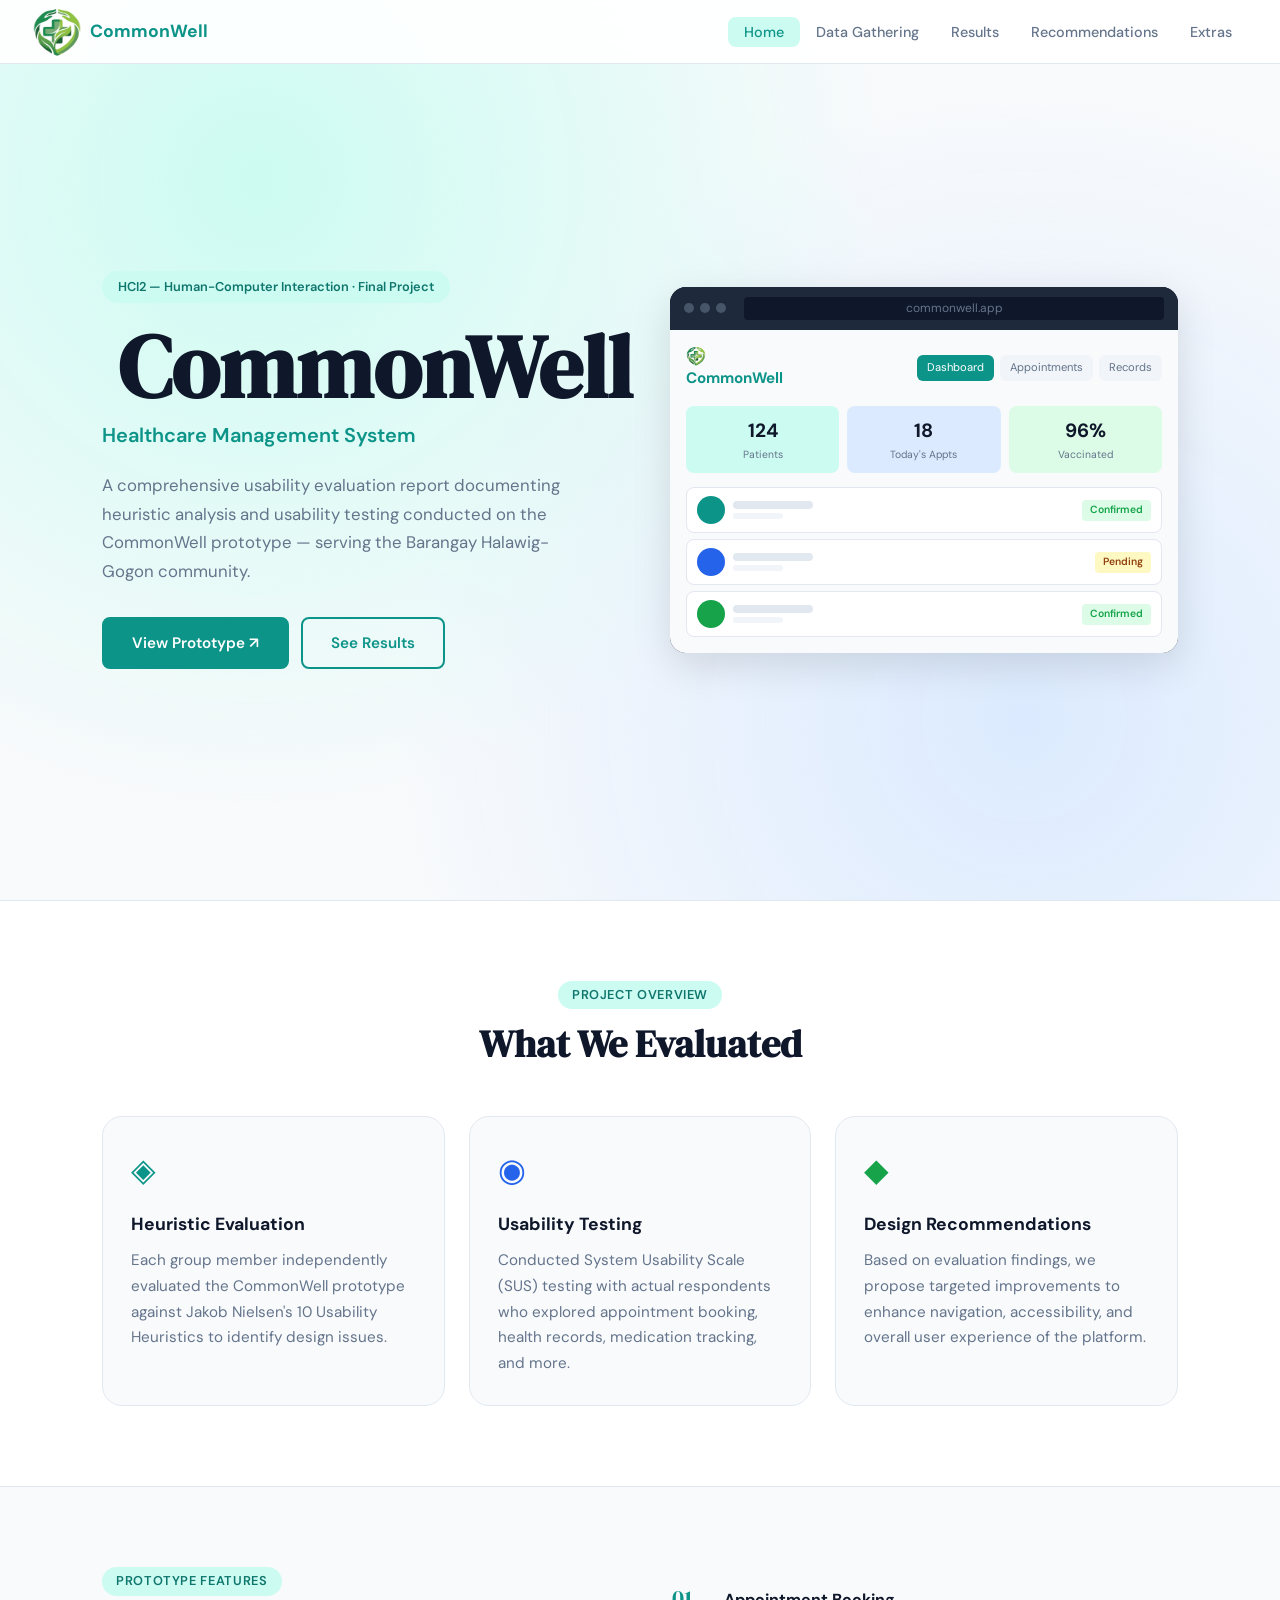
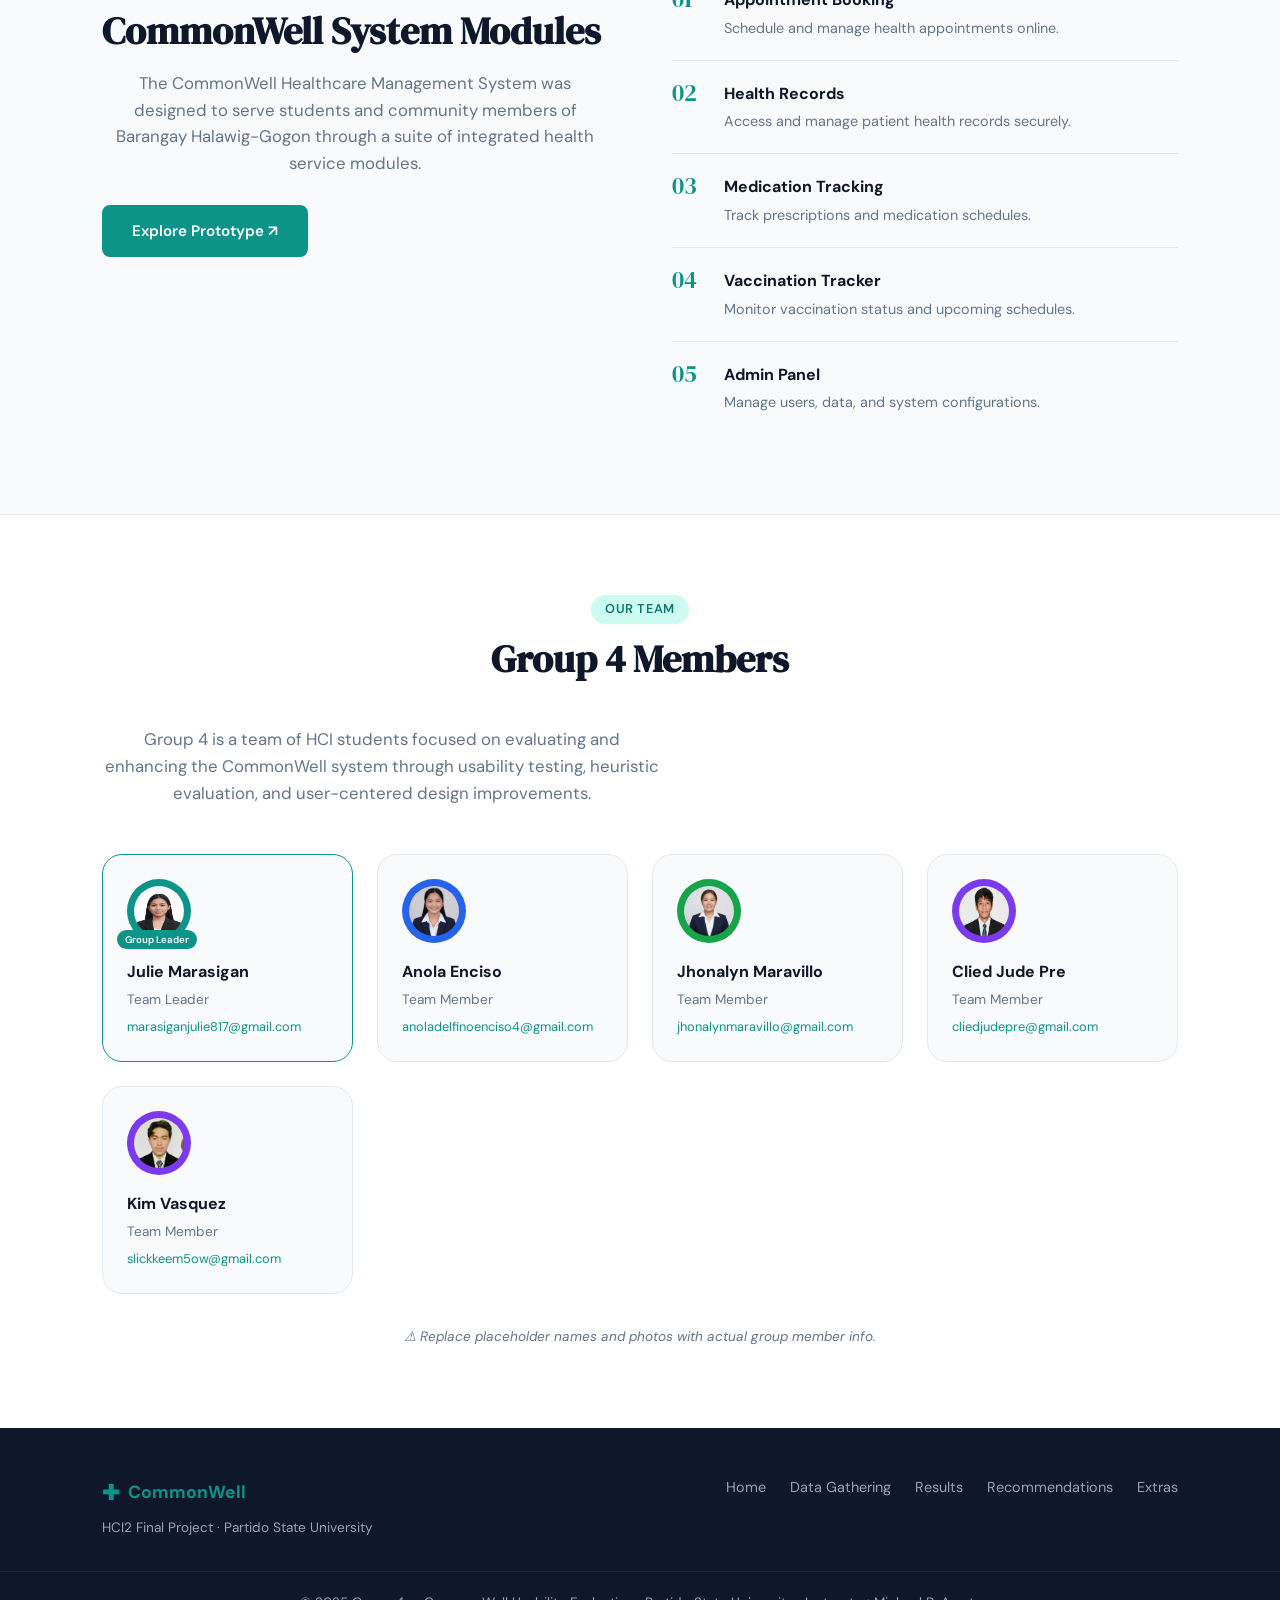
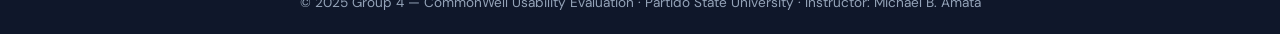
<file: index.html>
<!DOCTYPE html>
<html lang="en">
<head>
  <meta charset="UTF-8" />
  <meta name="viewport" content="width=device-width, initial-scale=1.0"/>

  <title>CommonWell — HCI2 Usability Evaluation Report</title>
  <link rel="preconnect" href="https://fonts.googleapis.com">
  <link href="https://fonts.googleapis.com/css2?family=DM+Serif+Display:ital@0;1&family=DM+Sans:wght@300;400;500;600&display=swap" rel="stylesheet">
  <link rel="stylesheet" href="style.css"/>
</head>
<body>

<!-- NAV -->
<nav class="nav">
  <div class="nav-brand">
    <span class="nav-cross"><img src="images/logo.png" alt="logo"></span>
    <span>CommonWell</span>
  </div>
  <ul class="nav-links">
    <li><a href="index.html" class="active">Home</a></li>
    <li><a href="pages/data-gathering.html">Data Gathering</a></li>
    <li><a href="pages/results.html">Results</a></li>
    <li><a href="pages/recommendations.html">Recommendations</a></li>
    <li><a href="/pages/extras.html">Extras</a></li>
  </ul>
  <button class="nav-toggle" onclick="toggleNav()">☰</button>
</nav>

<!-- HERO -->
<section class="hero">
  <div class="hero-bg-grid"></div>
  <div class="hero-content">
    <div class="hero-badge">HCI2 — Human-Computer Interaction · Final Project</div>
    <h1 class="hero-title">
      <span class="cross-icon"></span>
      
      CommonWell
    </h1>
    <p class="hero-subtitle">Healthcare Management System</p>
    <p class="hero-desc">
      A comprehensive usability evaluation report documenting heuristic analysis
      and usability testing conducted on the CommonWell prototype — serving the
      Barangay Halawig-Gogon community.
    </p>
    <div class="hero-cta">
      <a href="https://www.figma.com/proto/ZRxCrV94qcVXNxWt2JjPTc/HMS?node-id=2-2&p=f&t=i7buCHR9zQAWyFpq-1&scaling=scale-down&content-scaling=fixed&page-id=0%3A1&starting-point-node-id=2%3A2&show-proto-sidebar=1" target="_blank" class="btn-primary">View Prototype ↗</a>
      <a href="pages/results.html" class="btn-outline">See Results</a>
    </div>
  </div>
  <div class="hero-visual">
    <div class="mockup-frame">
      <div class="mockup-bar">
        <span></span><span></span><span></span>
        <div class="mockup-url">commonwell.app</div>
      </div>
      <div class="mockup-screen">
        <div class="mock-header">
          <div class="mock-logo"><img class="smalllogo" src="images/logo.png" alt="logo"> CommonWell</div>
          <div class="mock-nav-pills">
            <div class="pill active">Dashboard</div>
            <div class="pill">Appointments</div>
            <div class="pill">Records</div>
          </div>
        </div>
        <div class="mock-stat-row">
          <div class="mock-stat teal">
            <div class="mock-stat-num">124</div>
            <div class="mock-stat-label">Patients</div>
          </div>
          <div class="mock-stat blue">
            <div class="mock-stat-num">18</div>
            <div class="mock-stat-label">Today's Appts</div>
          </div>
          <div class="mock-stat green">
            <div class="mock-stat-num">96%</div>
            <div class="mock-stat-label">Vaccinated</div>
          </div>
        </div>
        <div class="mock-list">
          <div class="mock-list-item">
            <div class="mock-avatar teal-bg"></div>
            <div class="mock-info">
              <div class="mock-name"></div>
              <div class="mock-detail"></div>
            </div>
            <div class="mock-badge">Confirmed</div>
          </div>
          <div class="mock-list-item">
            <div class="mock-avatar blue-bg"></div>
            <div class="mock-info">
              <div class="mock-name"></div>
              <div class="mock-detail"></div>
            </div>
            <div class="mock-badge pending">Pending</div>
          </div>
          <div class="mock-list-item">
            <div class="mock-avatar green-bg"></div>
            <div class="mock-info">
              <div class="mock-name"></div>
              <div class="mock-detail"></div>
            </div>
            <div class="mock-badge">Confirmed</div>
          </div>
        </div>
      </div>
    </div>
  </div>
</section>

<!-- OVERVIEW CARDS -->
<section class="overview">
  <div class="container">
    <div class="section-label">Project Overview</div>
    <h2 class="section-title">What We Evaluated</h2>
    <div class="overview-grid">
      <div class="overview-card">
        <div class="card-icon teal-icon">◈</div>
        <h3>Heuristic Evaluation</h3>
        <p>Each group member independently evaluated the CommonWell prototype against Jakob Nielsen's 10 Usability Heuristics to identify design issues.</p>
      </div>
      <div class="overview-card">
        <div class="card-icon blue-icon">◉</div>
        <h3>Usability Testing</h3>
        <p>Conducted System Usability Scale (SUS) testing with actual respondents who explored appointment booking, health records, medication tracking, and more.</p>
      </div>
      <div class="overview-card">
        <div class="card-icon green-icon">◆</div>
        <h3>Design Recommendations</h3>
        <p>Based on evaluation findings, we propose targeted improvements to enhance navigation, accessibility, and overall user experience of the platform.</p>
      </div>
    </div>
  </div>
</section>

<!-- PROTOTYPE FEATURES -->
<section class="features">
  <div class="container">
    <div class="features-left">
      <div class="section-label">Prototype Features</div>
      <h2 class="section-title">CommonWell System Modules</h2>
      <p class="section-desc">The CommonWell Healthcare Management System was designed to serve students and community members of Barangay Halawig-Gogon through a suite of integrated health service modules.</p>
      <a href="https://www.figma.com/proto/ZRxCrV94qcVXNxWt2JjPTc/HMS?node-id=2-2&p=f&t=i7buCHR9zQAWyFpq-1&scaling=scale-down&content-scaling=fixed&page-id=0%3A1&starting-point-node-id=2%3A2&show-proto-sidebar=1" target="_blank" class="btn-primary">Explore Prototype ↗</a>
    </div>
    <div class="features-right">
      <div class="feature-item">
        <div class="feature-num">01</div>
        <div>
          <h4>Appointment Booking</h4>
          <p>Schedule and manage health appointments online.</p>
        </div>
      </div>
      <div class="feature-item">
        <div class="feature-num">02</div>
        <div>
          <h4>Health Records</h4>
          <p>Access and manage patient health records securely.</p>
        </div>
      </div>
      <div class="feature-item">
        <div class="feature-num">03</div>
        <div>
          <h4>Medication Tracking</h4>
          <p>Track prescriptions and medication schedules.</p>
        </div>
      </div>
      <div class="feature-item">
        <div class="feature-num">04</div>
        <div>
          <h4>Vaccination Tracker</h4>
          <p>Monitor vaccination status and upcoming schedules.</p>
        </div>
      </div>
      <div class="feature-item">
        <div class="feature-num">05</div>
        <div>
          <h4>Admin Panel</h4>
          <p>Manage users, data, and system configurations.</p>
        </div>
      </div>
    </div>
  </div>
</section>

<!-- GROUP MEMBERS -->
<section class="team">
  <div class="container">
    <div class="section-label">Our Team</div>
    <h2 class="section-title">Group 4 Members</h2>
    <p class="section-desc"><p class="section-desc">
Group 4 is a team of HCI students focused on evaluating and enhancing the CommonWell system through usability testing, heuristic evaluation, and user-centered design improvements.
</p></p>
    <div class="team-grid">
      <div class="team-card leader">
        <div class="team-avatar-wrap">
          <div class="team-avatar" style="background: var(--teal)">
            <span><img src="images/adie.png" alt=""></span>
          </div>
          <div class="leader-badge">Group Leader</div>
        </div>
        <div class="team-info">
          <h4>Julie Marasigan</h4>
          <p class="team-role">Team Leader</p>
          <p class="team-email">marasiganjulie817@gmail.com</p>
        </div>
      </div>
      <div class="team-card">
        <div class="team-avatar-wrap">
          <div class="team-avatar" style="background: var(--blue)">
            <span><img src="images/anola.png" alt=""></span>
          </div>
        </div>
        <div class="team-info">
          <h4>Anola Enciso</h4>
          <p class="team-role">Team Member</p>
          <p class="team-email">anoladelfinoenciso4@gmail.com</p>
        </div>
      </div>
      <div class="team-card">
        <div class="team-avatar-wrap">
          <div class="team-avatar" style="background: var(--green)">
            <span><img src="images/jho.png" alt=""></span>
          </div>
        </div>
        <div class="team-info">
          <h4>Jhonalyn Maravillo</h4>
          <p class="team-role">Team Member</p>
          <p class="team-email">jhonalynmaravillo@gmail.com</p>
        </div>
      </div>
      <div class="team-card">
        <div class="team-avatar-wrap">
          <div class="team-avatar" style="background: var(--accent)">
            <span><img src="images/pre.jpg" alt=""></span>
          </div>
        </div>
        <div class="team-info">
          <h4>Clied Jude Pre</h4>
          <p class="team-role">Team Member</p>
          <p class="team-email">cliedjudepre@gmail.com</p>
        </div>
      </div>

      <div class="team-card">
        <div class="team-avatar-wrap">
          <div class="team-avatar" style="background: var(--accent)">
            <span><img src="images/kim.jpg" alt=""></span>
          </div>
        </div>
        <div class="team-info">
          <h4>Kim Vasquez</h4>
          <p class="team-role">Team Member</p>
            <p class="team-email">slickkeem5ow@gmail.com</p>
        </div>
      </div>
    </div>
    <p class="team-note">⚠ Replace placeholder names and photos with actual group member info.</p>
  </div>
</section>

<!-- FOOTER -->
<footer class="footer">
  <div class="container footer-inner">
    <div>
      <div class="nav-brand">
        <span class="nav-cross">✚</span>
        <span>CommonWell</span>
      </div>
      <p>HCI2 Final Project · Partido State University</p>
    </div>
    <div class="footer-links">
      <a href="index.html">Home</a>
      <a href="pages/data-gathering.html">Data Gathering</a>
      <a href="pages/results.html">Results</a>
      <a href="pages/recommendations.html">Recommendations</a>
      <a href="pages/extras.html">Extras</a>
    </div>
  </div>
  <div class="footer-bottom">
    <p>© 2025 Group 4 — CommonWell Usability Evaluation · Partido State University · Instructor: Michael B. Amata</p>
  </div>
</footer>

<script>
function toggleNav() {
  document.querySelector('.nav-links').classList.toggle('open');
}
// Animate on scroll
const obs = new IntersectionObserver(entries => {
  entries.forEach(e => { if (e.isIntersecting) e.target.classList.add('visible'); });
}, { threshold: 0.1 });
document.querySelectorAll('.overview-card, .feature-item, .team-card').forEach(el => {
  el.classList.add('fade-up');
  obs.observe(el);
});
</script>
</body>
</html>
</file>
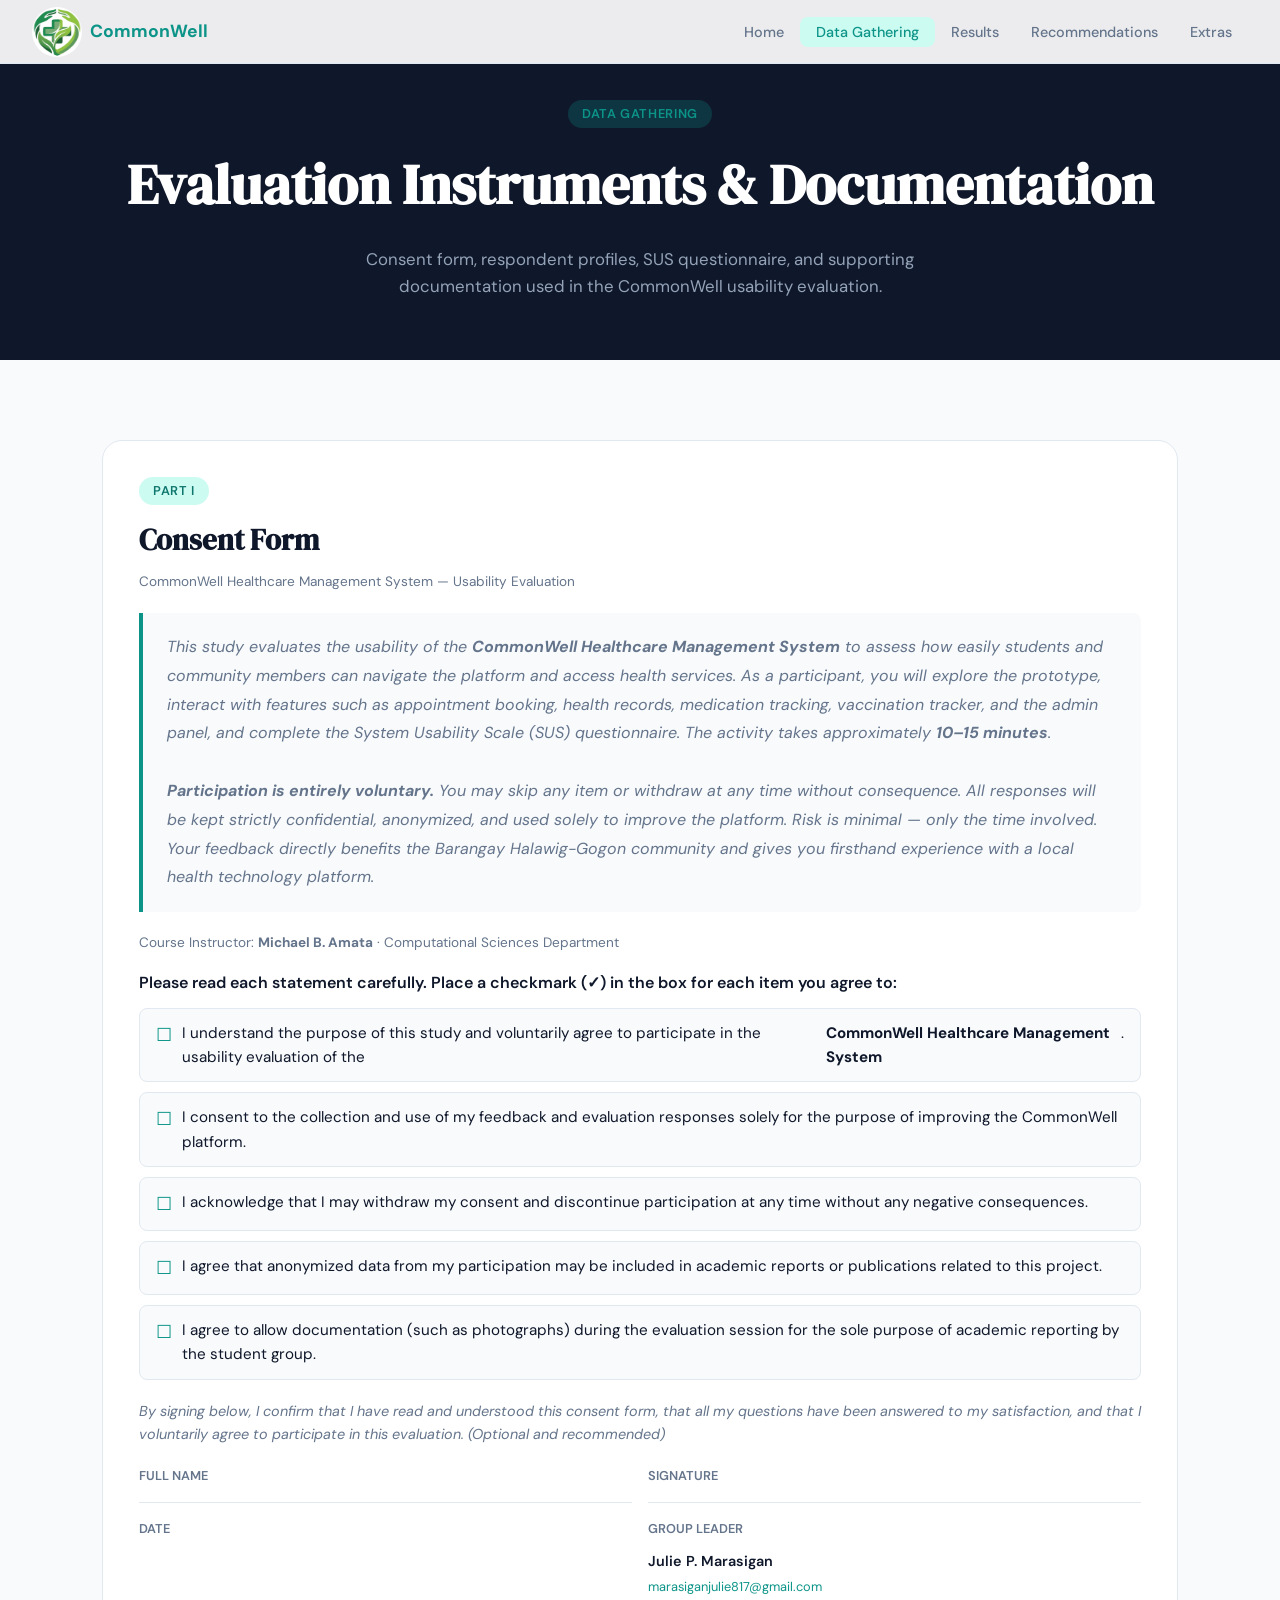
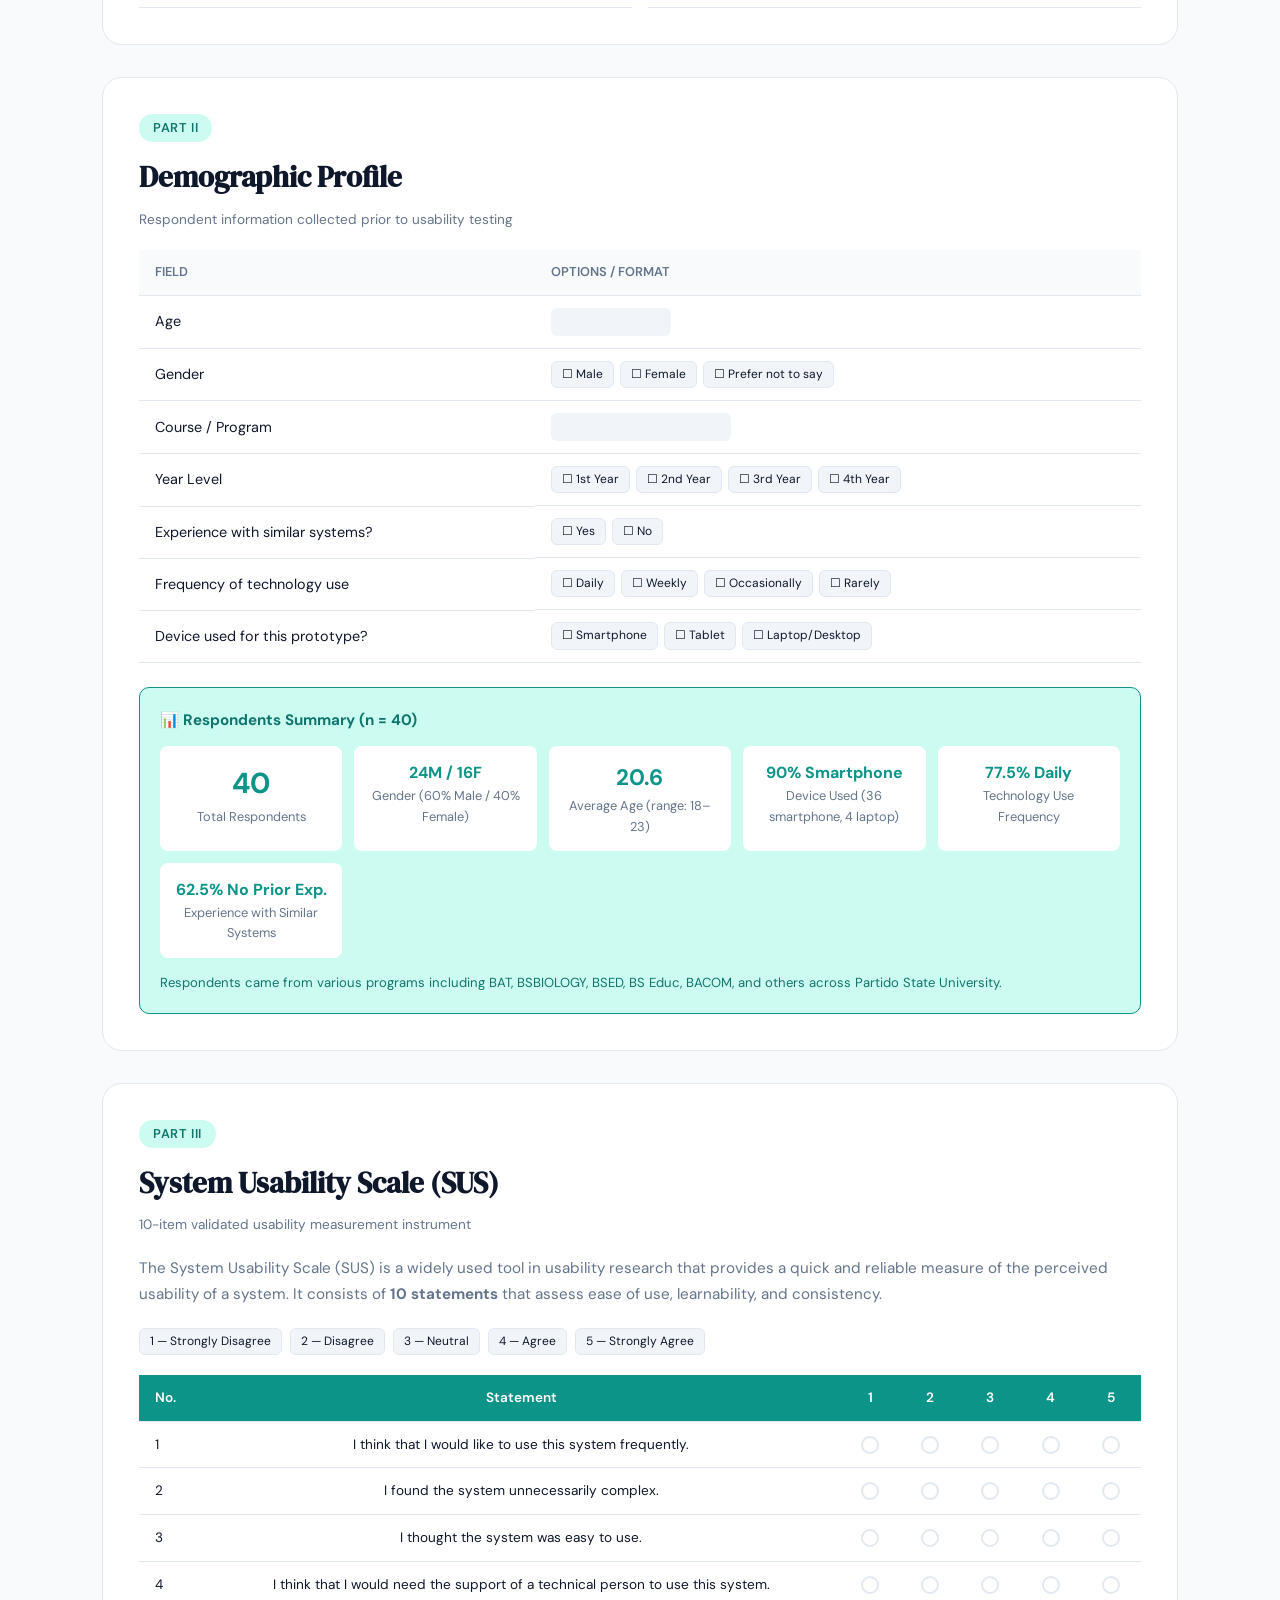
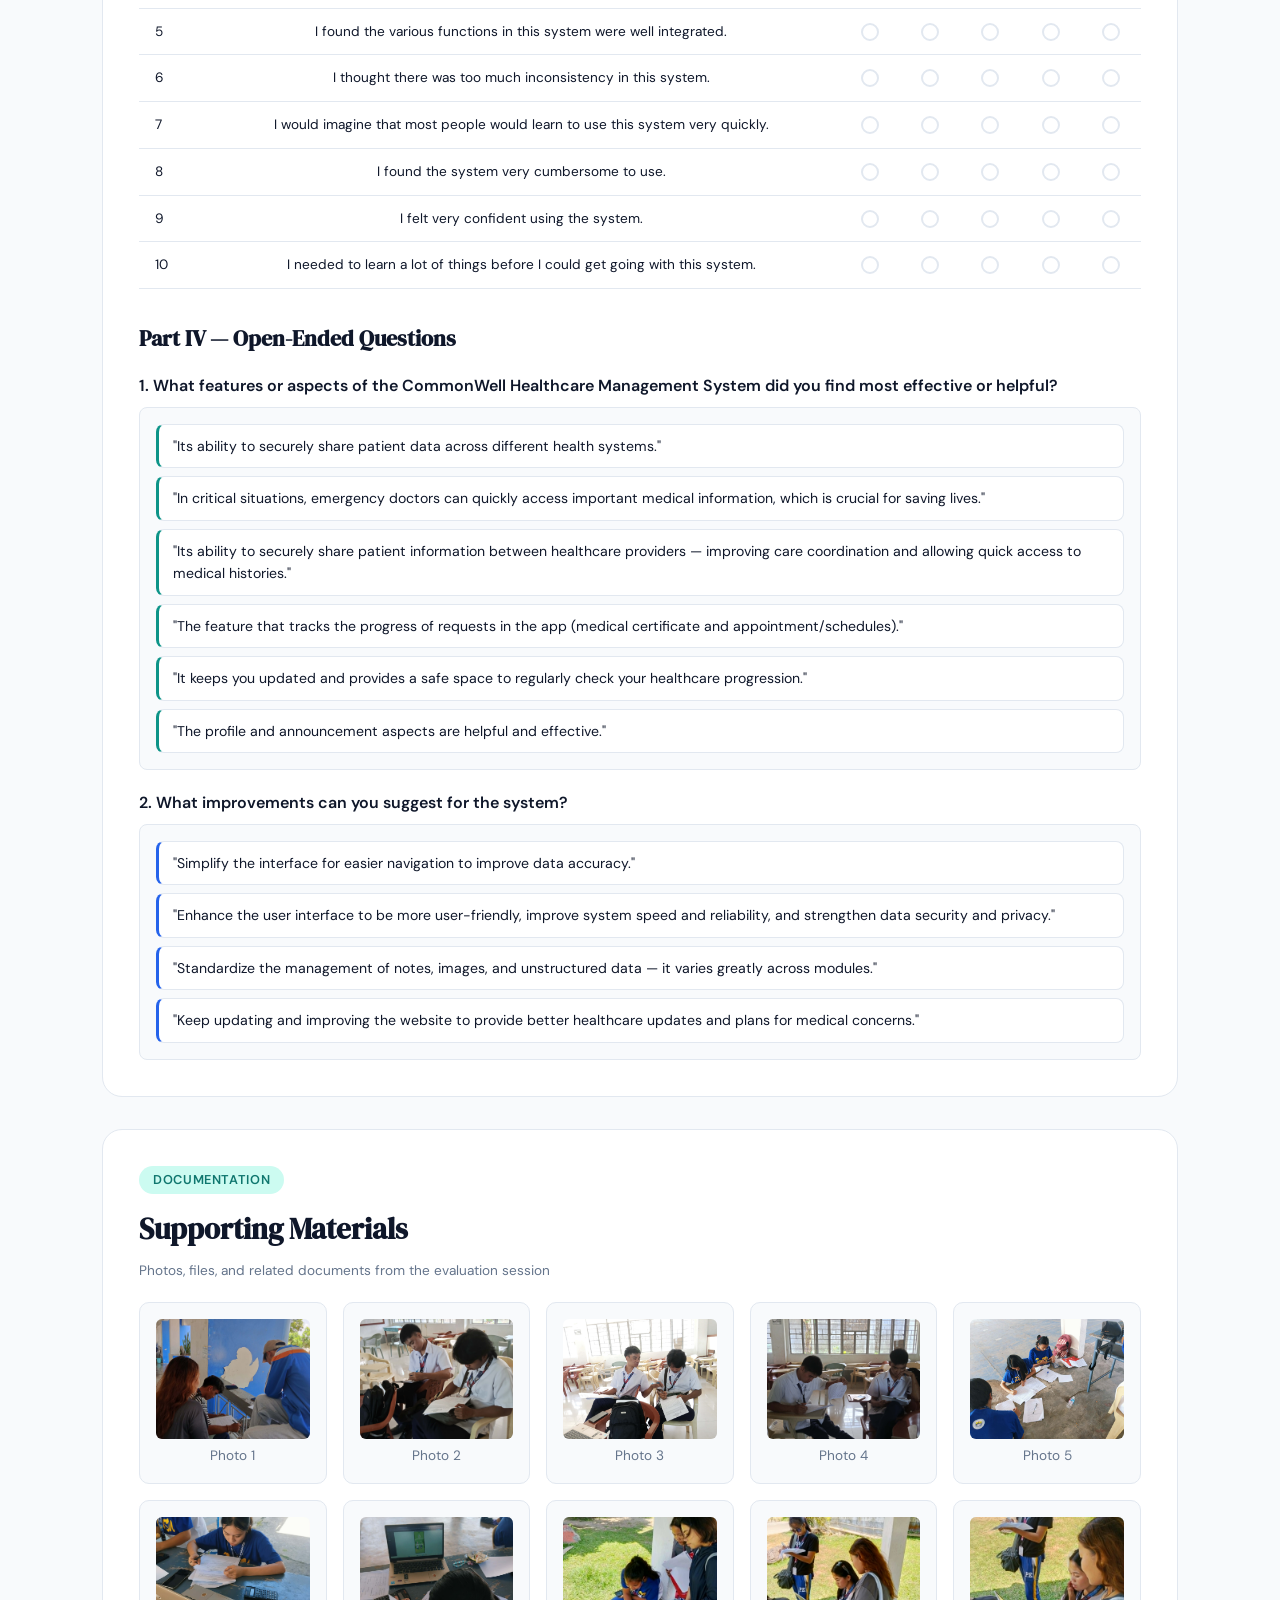
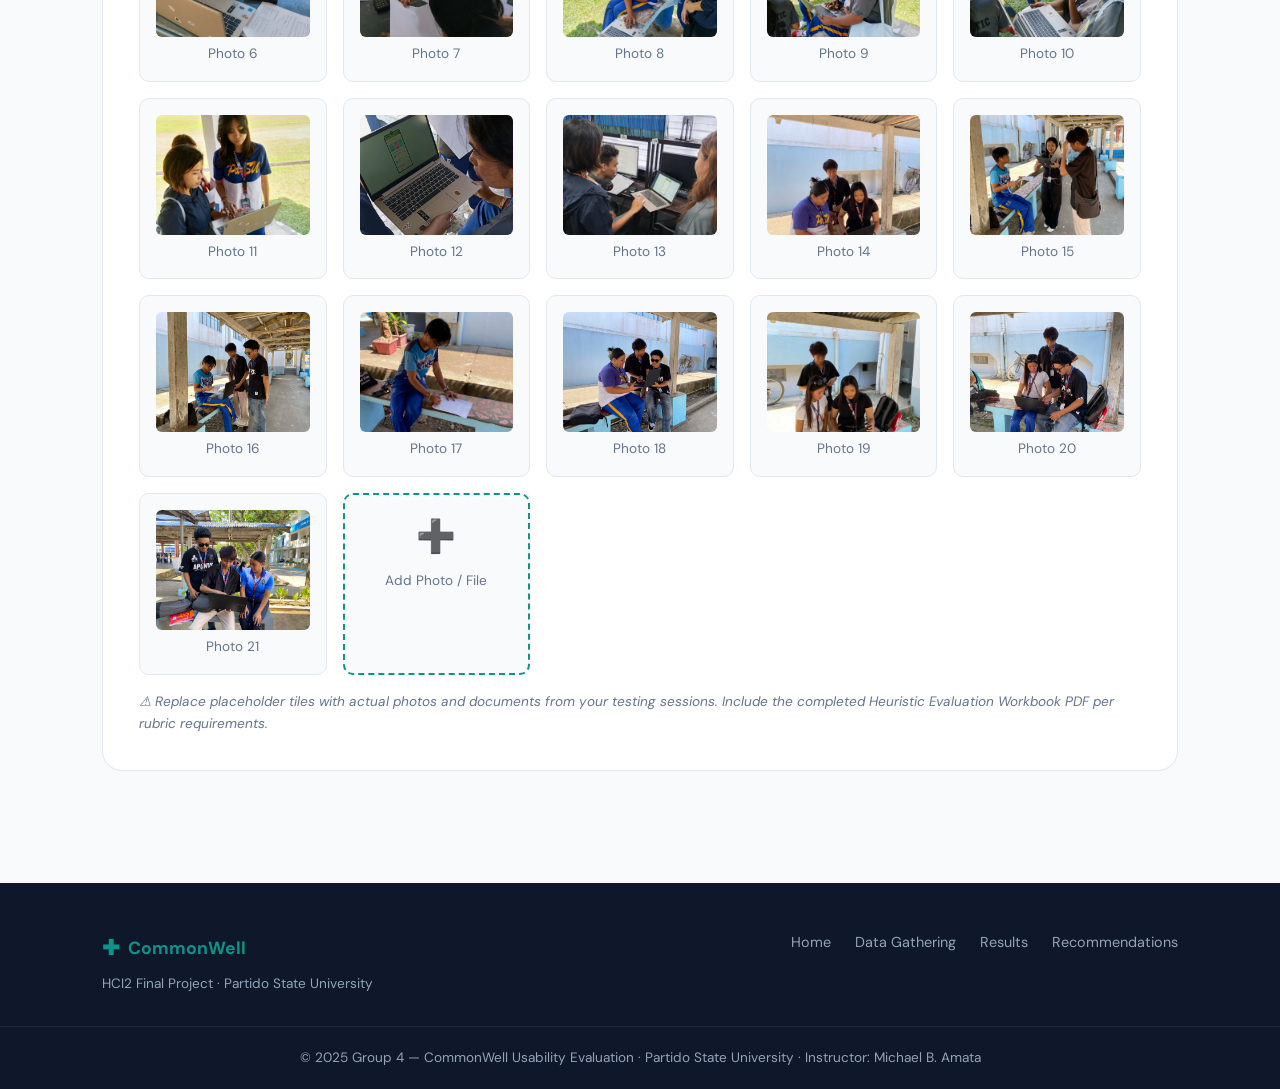
<file: pages/data-gathering.html>
<!DOCTYPE html>
<html lang="en">
<head>
  <meta charset="UTF-8" />
  <meta name="viewport" content="width=device-width, initial-scale=1.0"/>
  <title>Data Gathering — CommonWell Usability Report</title>
  <link rel="preconnect" href="https://fonts.googleapis.com">
  <link href="https://fonts.googleapis.com/css2?family=DM+Serif+Display:ital@0;1&family=DM+Sans:wght@300;400;500;600&display=swap" rel="stylesheet">
  <link rel="stylesheet" href="../style.css"/>
</head>
<body>

<nav class="nav">
  <div class="nav-brand">
    <span class="nav-cross"><img src="../images/logo.png" alt="logo"></span>
    <span>CommonWell</span>
  </div>
  <ul class="nav-links">
    <li><a href="../index.html">Home</a></li>
    <li><a href="data-gathering.html" class="active">Data Gathering</a></li>
    <li><a href="results.html">Results</a></li>
    <li><a href="recommendations.html">Recommendations</a></li>
    <li><a href="extras.html">Extras</a></li>
  </ul>
  <button class="nav-toggle" onclick="toggleNav()">☰</button>
</nav>

<div class="page-hero">
  <div class="section-label">Data Gathering</div>
  <h1>Evaluation Instruments & Documentation</h1>
  <p>Consent form, respondent profiles, SUS questionnaire, and supporting documentation used in the CommonWell usability evaluation.</p>
</div>

<section class="page-content">
  <div class="container">

    <!-- PART I: CONSENT FORM -->
    <div class="content-block">
      <div class="section-label">Part I</div>
      <h2>Consent Form</h2>
      <div class="block-label">CommonWell Healthcare Management System — Usability Evaluation</div>

      <div class="consent-text">
        This study evaluates the usability of the <strong>CommonWell Healthcare Management System</strong> to assess how easily students and community members can navigate the platform and access health services. As a participant, you will explore the prototype, interact with features such as appointment booking, health records, medication tracking, vaccination tracker, and the admin panel, and complete the System Usability Scale (SUS) questionnaire. The activity takes approximately <strong>10–15 minutes</strong>.
        <br><br>
        <strong>Participation is entirely voluntary.</strong> You may skip any item or withdraw at any time without consequence. All responses will be kept strictly confidential, anonymized, and used solely to improve the platform. Risk is minimal — only the time involved. Your feedback directly benefits the Barangay Halawig-Gogon community and gives you firsthand experience with a local health technology platform.
      </div>

      <p style="font-size:0.85rem; color: var(--text-muted); margin-bottom: 16px;">Course Instructor: <strong>Michael B. Amata</strong> · Computational Sciences Department</p>

      <p style="font-weight: 600; margin-bottom: 12px;">Please read each statement carefully. Place a checkmark (✓) in the box for each item you agree to:</p>
      <ul class="checklist">
        <li>I understand the purpose of this study and voluntarily agree to participate in the usability evaluation of the <strong>CommonWell Healthcare Management System</strong>.</li>
        <li>I consent to the collection and use of my feedback and evaluation responses solely for the purpose of improving the CommonWell platform.</li>
        <li>I acknowledge that I may withdraw my consent and discontinue participation at any time without any negative consequences.</li>
        <li>I agree that anonymized data from my participation may be included in academic reports or publications related to this project.</li>
        <li>I agree to allow documentation (such as photographs) during the evaluation session for the sole purpose of academic reporting by the student group.</li>
      </ul>

      <p style="margin: 20px 0 12px; font-style:italic; font-size:0.9rem; color:var(--text-muted);">By signing below, I confirm that I have read and understood this consent form, that all my questions have been answered to my satisfaction, and that I voluntarily agree to participate in this evaluation. <em>(Optional and recommended)</em></p>

      <div class="sig-box">
        <div class="sig-field"><label>FULL NAME</label></div>
        <div class="sig-field"><label>SIGNATURE</label></div>
        <div class="sig-field"><label>DATE</label></div>
        <div class="sig-field">
          <label>GROUP LEADER</label>
          <span style="font-size:0.9rem; font-weight:600;">Julie P. Marasigan</span><br>
          <span style="font-size:0.8rem; color:var(--teal);">marasiganjulie817@gmail.com</span>
        </div>
      </div>
    </div>

    <!-- PART II: DEMOGRAPHIC PROFILE -->
    <div class="content-block">
      <div class="section-label">Part II</div>
      <h2>Demographic Profile</h2>
      <div class="block-label">Respondent information collected prior to usability testing</div>

      <table class="demo-table">
        <thead>
          <tr>
            <th>Field</th>
            <th>Options / Format</th>
          </tr>
        </thead>
        <tbody>
          <tr>
            <td>Age</td>
            <td><div style="background:var(--surface2); height:28px; border-radius:6px; width:120px;"></div></td>
          </tr>
          <tr>
            <td>Gender</td>
            <td>
              <span class="option-badge">☐ Male</span>
              <span class="option-badge">☐ Female</span>
              <span class="option-badge">☐ Prefer not to say</span>
            </td>
          </tr>
          <tr>
            <td>Course / Program</td>
            <td><div style="background:var(--surface2); height:28px; border-radius:6px; width:180px;"></div></td>
          </tr>
          <tr>
            <td>Year Level</td>
            <td>
              <span class="option-badge">☐ 1st Year</span>
              <span class="option-badge">☐ 2nd Year</span>
              <span class="option-badge">☐ 3rd Year</span>
              <span class="option-badge">☐ 4th Year</span>
            </td>
          </tr>
          <tr>
            <td>Experience with similar systems?</td>
            <td>
              <span class="option-badge">☐ Yes</span>
              <span class="option-badge">☐ No</span>
            </td>
          </tr>
          <tr>
            <td>Frequency of technology use</td>
            <td>
              <span class="option-badge">☐ Daily</span>
              <span class="option-badge">☐ Weekly</span>
              <span class="option-badge">☐ Occasionally</span>
              <span class="option-badge">☐ Rarely</span>
            </td>
          </tr>
          <tr>
            <td>Device used for this prototype?</td>
            <td>
              <span class="option-badge">☐ Smartphone</span>
              <span class="option-badge">☐ Tablet</span>
              <span class="option-badge">☐ Laptop/Desktop</span>
            </td>
          </tr>
        </tbody>
      </table>

      <div style="margin-top: 24px; padding: 20px; background: var(--teal-light); border-radius: 10px; border: 1px solid var(--teal);">
        <p style="font-size:0.95rem; color:var(--teal-dark); font-weight:700; margin-bottom:14px;">📊 Respondents Summary (n = 40)</p>
        <div style="display:grid; grid-template-columns: repeat(auto-fit, minmax(180px,1fr)); gap:12px;">
          <div style="background:#fff; border-radius:8px; padding:14px; text-align:center;">
            <div style="font-size:1.8rem; font-weight:700; color:var(--teal);">40</div>
            <div style="font-size:0.8rem; color:var(--text-muted);">Total Respondents</div>
          </div>
          <div style="background:#fff; border-radius:8px; padding:14px; text-align:center;">
            <div style="font-size:1rem; font-weight:700; color:var(--teal);">24M / 16F</div>
            <div style="font-size:0.8rem; color:var(--text-muted);">Gender (60% Male / 40% Female)</div>
          </div>
          <div style="background:#fff; border-radius:8px; padding:14px; text-align:center;">
            <div style="font-size:1.4rem; font-weight:700; color:var(--teal);">20.6</div>
            <div style="font-size:0.8rem; color:var(--text-muted);">Average Age (range: 18–23)</div>
          </div>
          <div style="background:#fff; border-radius:8px; padding:14px; text-align:center;">
            <div style="font-size:1rem; font-weight:700; color:var(--teal);">90% Smartphone</div>
            <div style="font-size:0.8rem; color:var(--text-muted);">Device Used (36 smartphone, 4 laptop)</div>
          </div>
          <div style="background:#fff; border-radius:8px; padding:14px; text-align:center;">
            <div style="font-size:1rem; font-weight:700; color:var(--teal);">77.5% Daily</div>
            <div style="font-size:0.8rem; color:var(--text-muted);">Technology Use Frequency</div>
          </div>
          <div style="background:#fff; border-radius:8px; padding:14px; text-align:center;">
            <div style="font-size:1rem; font-weight:700; color:var(--teal);">62.5% No Prior Exp.</div>
            <div style="font-size:0.8rem; color:var(--text-muted);">Experience with Similar Systems</div>
          </div>
        </div>
        <p style="margin-top:14px; font-size:0.82rem; color:var(--teal-dark);">Respondents came from various programs including BAT, BSBIOLOGY, BSED, BS Educ, BACOM, and others across Partido State University.</p>
      </div>
    </div>

    <!-- PART III: SUS QUESTIONNAIRE -->
    <div class="content-block">
      <div class="section-label">Part III</div>
      <h2>System Usability Scale (SUS)</h2>
      <div class="block-label">10-item validated usability measurement instrument</div>

      <p style="color:var(--text-muted); margin-bottom:20px; font-size:0.95rem; line-height:1.7;">
        The System Usability Scale (SUS) is a widely used tool in usability research that provides a quick and reliable measure of the perceived usability of a system. It consists of <strong>10 statements</strong> that assess ease of use, learnability, and consistency.
      </p>

      <div style="display:flex; gap:8px; flex-wrap:wrap; margin-bottom:20px;">
        <span class="option-badge">1 — Strongly Disagree</span>
        <span class="option-badge">2 — Disagree</span>
        <span class="option-badge">3 — Neutral</span>
        <span class="option-badge">4 — Agree</span>
        <span class="option-badge">5 — Strongly Agree</span>
      </div>

      <div style="overflow-x:auto;">
        <table class="sus-table">
          <thead>
            <tr>
              <th>No.</th>
              <th>Statement</th>
              <th>1</th><th>2</th><th>3</th><th>4</th><th>5</th>
            </tr>
          </thead>
          <tbody>
            <tr>
              <td>1</td>
              <td>I think that I would like to use this system frequently.</td>
              <td><div class="radio-circle"></div></td>
              <td><div class="radio-circle"></div></td>
              <td><div class="radio-circle"></div></td>
              <td><div class="radio-circle"></div></td>
              <td><div class="radio-circle"></div></td>
            </tr>
            <tr>
              <td>2</td>
              <td>I found the system unnecessarily complex.</td>
              <td><div class="radio-circle"></div></td>
              <td><div class="radio-circle"></div></td>
              <td><div class="radio-circle"></div></td>
              <td><div class="radio-circle"></div></td>
              <td><div class="radio-circle"></div></td>
            </tr>
            <tr>
              <td>3</td>
              <td>I thought the system was easy to use.</td>
              <td><div class="radio-circle"></div></td>
              <td><div class="radio-circle"></div></td>
              <td><div class="radio-circle"></div></td>
              <td><div class="radio-circle"></div></td>
              <td><div class="radio-circle"></div></td>
            </tr>
            <tr>
              <td>4</td>
              <td>I think that I would need the support of a technical person to use this system.</td>
              <td><div class="radio-circle"></div></td>
              <td><div class="radio-circle"></div></td>
              <td><div class="radio-circle"></div></td>
              <td><div class="radio-circle"></div></td>
              <td><div class="radio-circle"></div></td>
            </tr>
            <tr>
              <td>5</td>
              <td>I found the various functions in this system were well integrated.</td>
              <td><div class="radio-circle"></div></td>
              <td><div class="radio-circle"></div></td>
              <td><div class="radio-circle"></div></td>
              <td><div class="radio-circle"></div></td>
              <td><div class="radio-circle"></div></td>
            </tr>
            <tr>
              <td>6</td>
              <td>I thought there was too much inconsistency in this system.</td>
              <td><div class="radio-circle"></div></td>
              <td><div class="radio-circle"></div></td>
              <td><div class="radio-circle"></div></td>
              <td><div class="radio-circle"></div></td>
              <td><div class="radio-circle"></div></td>
            </tr>
            <tr>
              <td>7</td>
              <td>I would imagine that most people would learn to use this system very quickly.</td>
              <td><div class="radio-circle"></div></td>
              <td><div class="radio-circle"></div></td>
              <td><div class="radio-circle"></div></td>
              <td><div class="radio-circle"></div></td>
              <td><div class="radio-circle"></div></td>
            </tr>
            <tr>
              <td>8</td>
              <td>I found the system very cumbersome to use.</td>
              <td><div class="radio-circle"></div></td>
              <td><div class="radio-circle"></div></td>
              <td><div class="radio-circle"></div></td>
              <td><div class="radio-circle"></div></td>
              <td><div class="radio-circle"></div></td>
            </tr>
            <tr>
              <td>9</td>
              <td>I felt very confident using the system.</td>
              <td><div class="radio-circle"></div></td>
              <td><div class="radio-circle"></div></td>
              <td><div class="radio-circle"></div></td>
              <td><div class="radio-circle"></div></td>
              <td><div class="radio-circle"></div></td>
            </tr>
            <tr>
              <td>10</td>
              <td>I needed to learn a lot of things before I could get going with this system.</td>
              <td><div class="radio-circle"></div></td>
              <td><div class="radio-circle"></div></td>
              <td><div class="radio-circle"></div></td>
              <td><div class="radio-circle"></div></td>
              <td><div class="radio-circle"></div></td>
            </tr>
          </tbody>
        </table>
      </div>

      <!-- Part IV Open-ended -->
      <h3 style="margin-top:32px; margin-bottom:16px; font-family:'DM Serif Display',serif; font-size:1.4rem;">Part IV — Open-Ended Questions</h3>
      <div style="margin-bottom:20px;">
        <p style="font-weight:600; margin-bottom:8px;">1. What features or aspects of the CommonWell Healthcare Management System did you find most effective or helpful?</p>
        <div style="border: 1px solid var(--border); border-radius:8px; padding: 16px; background:var(--bg);">
          <ul style="list-style:none; display:flex; flex-direction:column; gap:8px;">
            <li style="padding:10px 14px; background:#fff; border:1px solid var(--border); border-radius:8px; font-size:0.88rem; border-left:3px solid var(--teal);">"Its ability to securely share patient data across different health systems."</li>
            <li style="padding:10px 14px; background:#fff; border:1px solid var(--border); border-radius:8px; font-size:0.88rem; border-left:3px solid var(--teal);">"In critical situations, emergency doctors can quickly access important medical information, which is crucial for saving lives."</li>
            <li style="padding:10px 14px; background:#fff; border:1px solid var(--border); border-radius:8px; font-size:0.88rem; border-left:3px solid var(--teal);">"Its ability to securely share patient information between healthcare providers — improving care coordination and allowing quick access to medical histories."</li>
            <li style="padding:10px 14px; background:#fff; border:1px solid var(--border); border-radius:8px; font-size:0.88rem; border-left:3px solid var(--teal);">"The feature that tracks the progress of requests in the app (medical certificate and appointment/schedules)."</li>
            <li style="padding:10px 14px; background:#fff; border:1px solid var(--border); border-radius:8px; font-size:0.88rem; border-left:3px solid var(--teal);">"It keeps you updated and provides a safe space to regularly check your healthcare progression."</li>
            <li style="padding:10px 14px; background:#fff; border:1px solid var(--border); border-radius:8px; font-size:0.88rem; border-left:3px solid var(--teal);">"The profile and announcement aspects are helpful and effective."</li>
          </ul>
        </div>
      </div>
      <div>
        <p style="font-weight:600; margin-bottom:8px;">2. What improvements can you suggest for the system?</p>
        <div style="border: 1px solid var(--border); border-radius:8px; padding: 16px; background:var(--bg);">
          <ul style="list-style:none; display:flex; flex-direction:column; gap:8px;">
            <li style="padding:10px 14px; background:#fff; border:1px solid var(--border); border-radius:8px; font-size:0.88rem; border-left:3px solid var(--blue);">"Simplify the interface for easier navigation to improve data accuracy."</li>
            <li style="padding:10px 14px; background:#fff; border:1px solid var(--border); border-radius:8px; font-size:0.88rem; border-left:3px solid var(--blue);">"Enhance the user interface to be more user-friendly, improve system speed and reliability, and strengthen data security and privacy."</li>
            <li style="padding:10px 14px; background:#fff; border:1px solid var(--border); border-radius:8px; font-size:0.88rem; border-left:3px solid var(--blue);">"Standardize the management of notes, images, and unstructured data — it varies greatly across modules."</li>
            <li style="padding:10px 14px; background:#fff; border:1px solid var(--border); border-radius:8px; font-size:0.88rem; border-left:3px solid var(--blue);">"Keep updating and improving the website to provide better healthcare updates and plans for medical concerns."</li>
          </ul>
        </div>
      </div>
    </div>

    <!-- DOCUMENTATION -->
    <div class="content-block">
      <div class="section-label">Documentation</div>
      <h2>Supporting Materials</h2>
      <div class="block-label">Photos, files, and related documents from the evaluation session</div>

      <div class="doc-grid" id="photoGrid">
        <div class="doc-item"><img src="../images/1.jpg" alt="Testing Session Photo 1" style="width:100%;height:120px;object-fit:cover;border-radius:6px;margin-bottom:6px;"><p>Photo 1</p></div>
        <div class="doc-item"><img src="../images/2.jpg" alt="Testing Session Photo 2" style="width:100%;height:120px;object-fit:cover;border-radius:6px;margin-bottom:6px;"><p>Photo 2</p></div>
        <div class="doc-item"><img src="../images/3.jpg" alt="Testing Session Photo 3" style="width:100%;height:120px;object-fit:cover;border-radius:6px;margin-bottom:6px;"><p>Photo 3</p></div>
        <div class="doc-item"><img src="../images/4.jpg" alt="Testing Session Photo 4" style="width:100%;height:120px;object-fit:cover;border-radius:6px;margin-bottom:6px;"><p>Photo 4</p></div>
        <div class="doc-item"><img src="../images/5.jpg" alt="Testing Session Photo 5" style="width:100%;height:120px;object-fit:cover;border-radius:6px;margin-bottom:6px;"><p>Photo 5</p></div>
        <div class="doc-item"><img src="../images/6.jpg" alt="Testing Session Photo 6" style="width:100%;height:120px;object-fit:cover;border-radius:6px;margin-bottom:6px;"><p>Photo 6</p></div>
        <div class="doc-item"><img src="../images/7.jpg" alt="Testing Session Photo 7" style="width:100%;height:120px;object-fit:cover;border-radius:6px;margin-bottom:6px;"><p>Photo 7</p></div>
        <div class="doc-item"><img src="../images/8.jpg" alt="Testing Session Photo 8" style="width:100%;height:120px;object-fit:cover;border-radius:6px;margin-bottom:6px;"><p>Photo 8</p></div>
        <div class="doc-item"><img src="../images/9.jpg" alt="Testing Session Photo 9" style="width:100%;height:120px;object-fit:cover;border-radius:6px;margin-bottom:6px;"><p>Photo 9</p></div>
        <div class="doc-item"><img src="../images/10.jpg" alt="Testing Session Photo 10" style="width:100%;height:120px;object-fit:cover;border-radius:6px;margin-bottom:6px;"><p>Photo 10</p></div>
        <div class="doc-item"><img src="../images/11.jpg" alt="Testing Session Photo 11" style="width:100%;height:120px;object-fit:cover;border-radius:6px;margin-bottom:6px;"><p>Photo 11</p></div>
        <div class="doc-item"><img src="../images/12.jpg" alt="Testing Session Photo 12" style="width:100%;height:120px;object-fit:cover;border-radius:6px;margin-bottom:6px;"><p>Photo 12</p></div>
        <div class="doc-item"><img src="../images/13.jpg" alt="Testing Session Photo 13" style="width:100%;height:120px;object-fit:cover;border-radius:6px;margin-bottom:6px;"><p>Photo 13</p></div>
        <div class="doc-item"><img src="../images/14.jpg" alt="Testing Session Photo 14" style="width:100%;height:120px;object-fit:cover;border-radius:6px;margin-bottom:6px;"><p>Photo 14</p></div>
        <div class="doc-item"><img src="../images/15.jpg" alt="Testing Session Photo 15" style="width:100%;height:120px;object-fit:cover;border-radius:6px;margin-bottom:6px;"><p>Photo 15</p></div>
        <div class="doc-item"><img src="../images/16.jpg" alt="Testing Session Photo 16" style="width:100%;height:120px;object-fit:cover;border-radius:6px;margin-bottom:6px;"><p>Photo 16</p></div>
        <div class="doc-item"><img src="../images/17.jpg" alt="Testing Session Photo 17" style="width:100%;height:120px;object-fit:cover;border-radius:6px;margin-bottom:6px;"><p>Photo 17</p></div>
        <div class="doc-item"><img src="../images/18.jpg" alt="Testing Session Photo 18" style="width:100%;height:120px;object-fit:cover;border-radius:6px;margin-bottom:6px;"><p>Photo 18</p></div>
        <div class="doc-item"><img src="../images/19.jpg" alt="Testing Session Photo 19" style="width:100%;height:120px;object-fit:cover;border-radius:6px;margin-bottom:6px;"><p>Photo 19</p></div>
        <div class="doc-item"><img src="../images/20.jpg" alt="Testing Session Photo 20" style="width:100%;height:120px;object-fit:cover;border-radius:6px;margin-bottom:6px;"><p>Photo 20</p></div>
        <div class="doc-item"><img src="../images/21.jpg" alt="Testing Session Photo 21" style="width:100%;height:120px;object-fit:cover;border-radius:6px;margin-bottom:6px;"><p>Photo 21</p></div>
        
        <div class="doc-item" style="border:2px dashed var(--teal); cursor:pointer;" onclick="this.querySelector('input').click()">
          <div class="doc-icon">➕</div>
          <p>Add Photo / File</p>
          <input type="file" style="display:none" accept="image/*" onchange="addPhoto(event)">
        </div>
      </div>
      <p style="margin-top:16px; font-size:0.85rem; color:var(--text-muted); font-style:italic;">⚠ Replace placeholder tiles with actual photos and documents from your testing sessions. Include the completed Heuristic Evaluation Workbook PDF per rubric requirements.</p>
    </div>

  </div>
</section>

<footer class="footer">
  <div class="container footer-inner">
    <div>
      <div class="nav-brand"><span class="nav-cross">✚</span><span>CommonWell</span></div>
      <p>HCI2 Final Project · Partido State University</p>
    </div>
    <div class="footer-links">
      <a href="../index.html">Home</a>
      <a href="data-gathering.html">Data Gathering</a>
      <a href="results.html">Results</a>
      <a href="recommendations.html">Recommendations</a>
    </div>
  </div>
  <div class="footer-bottom">
    <p>© 2025 Group 4 — CommonWell Usability Evaluation · Partido State University · Instructor: Michael B. Amata</p>
  </div>
</footer>

<script>
function toggleNav() {
  document.querySelector('.nav-links').classList.toggle('open');
}
function addPhoto(e) {
  const file = e.target.files[0];
  if (!file) return;
  const url = URL.createObjectURL(file);
  const grid = document.getElementById('photoGrid');
  const addBtn = grid.lastElementChild;
  const div = document.createElement('div');
  div.className = 'doc-item';
  div.innerHTML = `<img src="${url}" style="width:100%;height:80px;object-fit:cover;border-radius:6px;margin-bottom:6px;"><p>${file.name}</p>`;
  grid.insertBefore(div, addBtn);
}
const obs = new IntersectionObserver(entries => {
  entries.forEach(e => { if (e.isIntersecting) e.target.classList.add('visible'); });
}, { threshold: 0.1 });
document.querySelectorAll('.content-block').forEach(el => {
  el.classList.add('fade-up'); obs.observe(el);
});
</script>
</body>
</html>
</file>
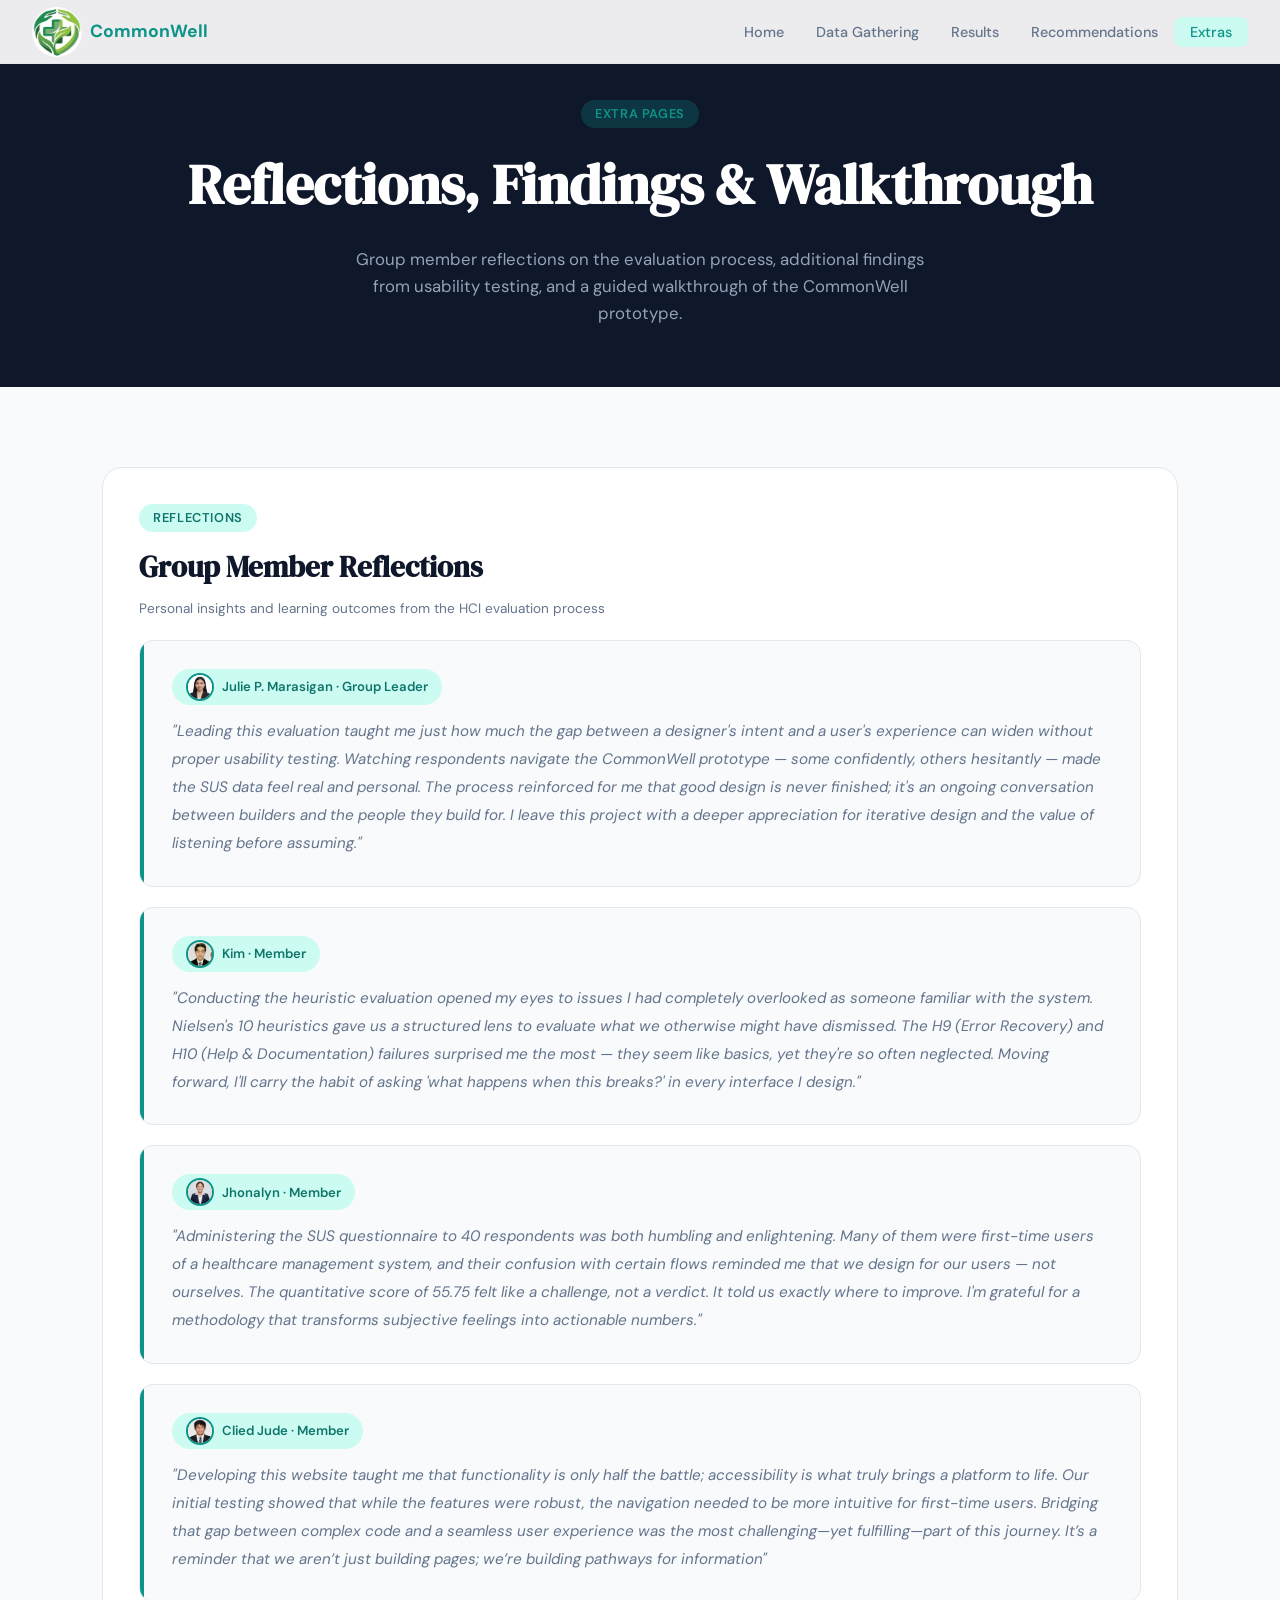
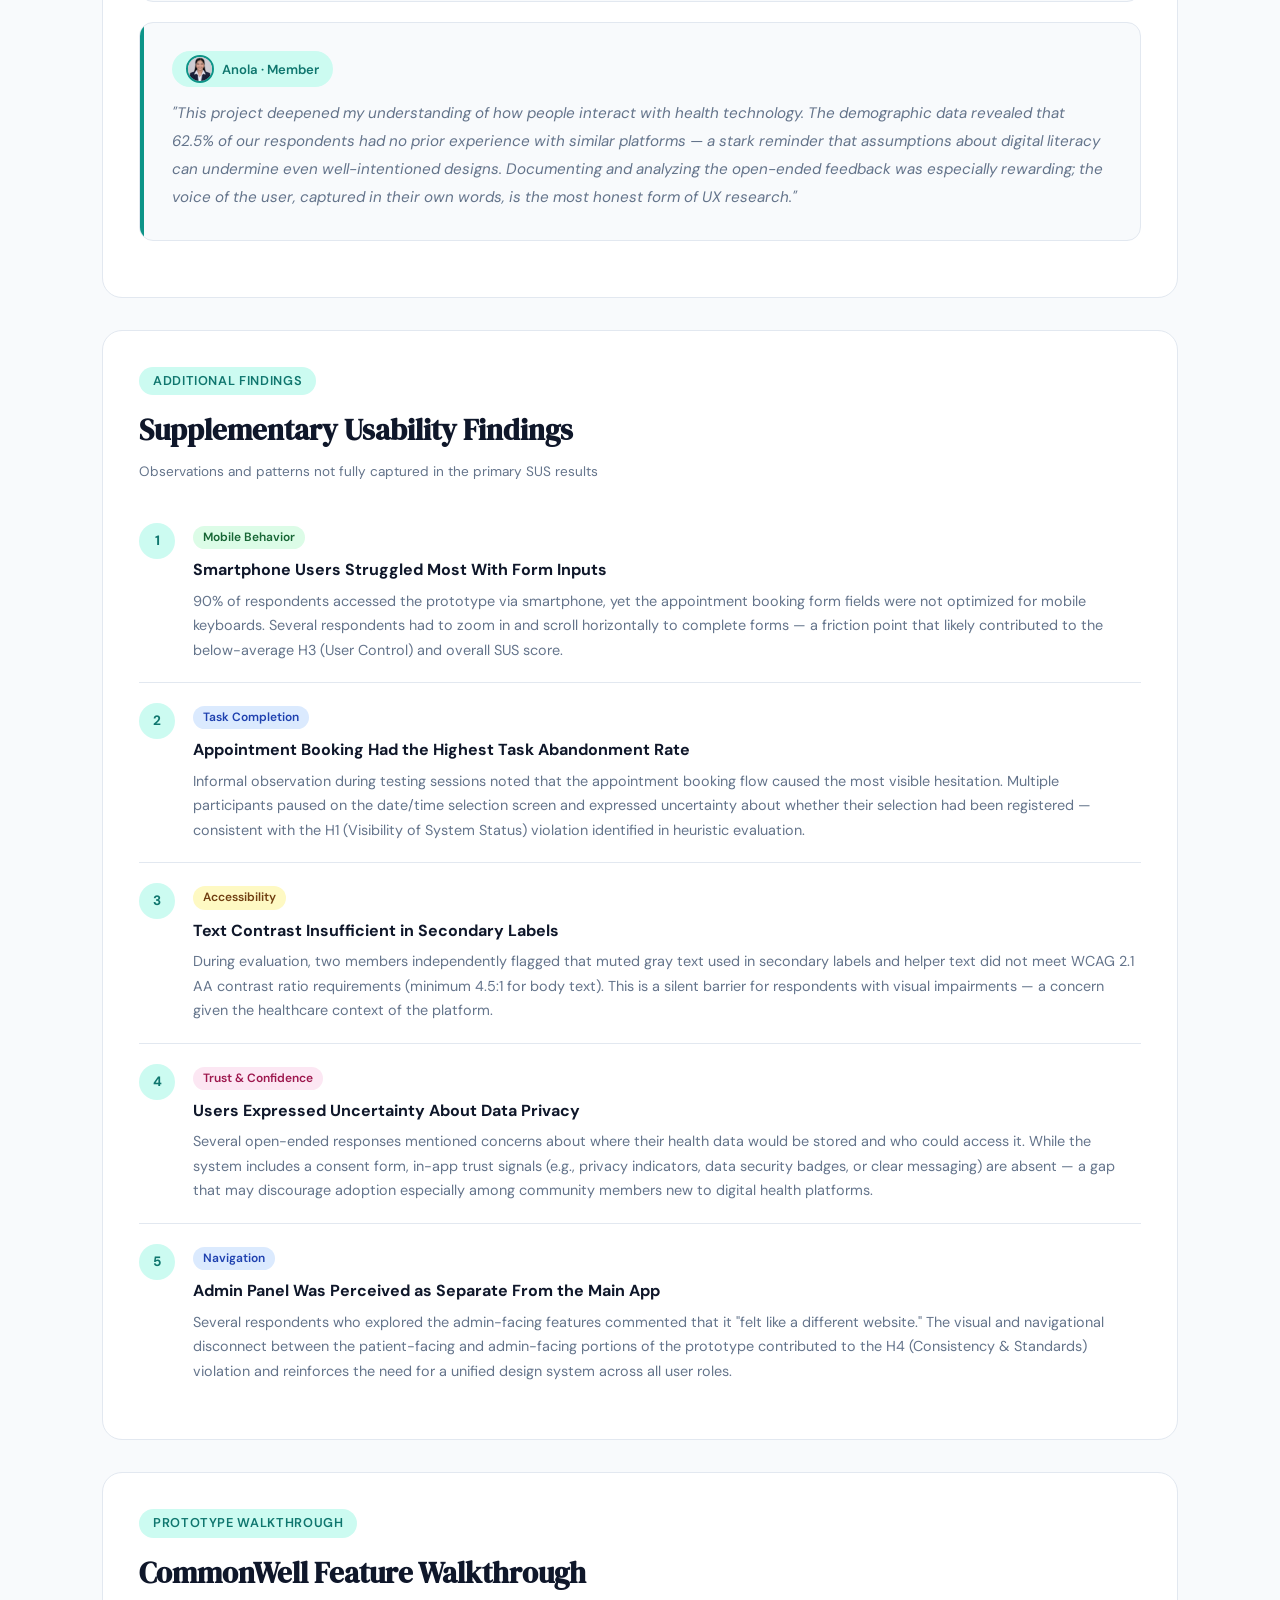
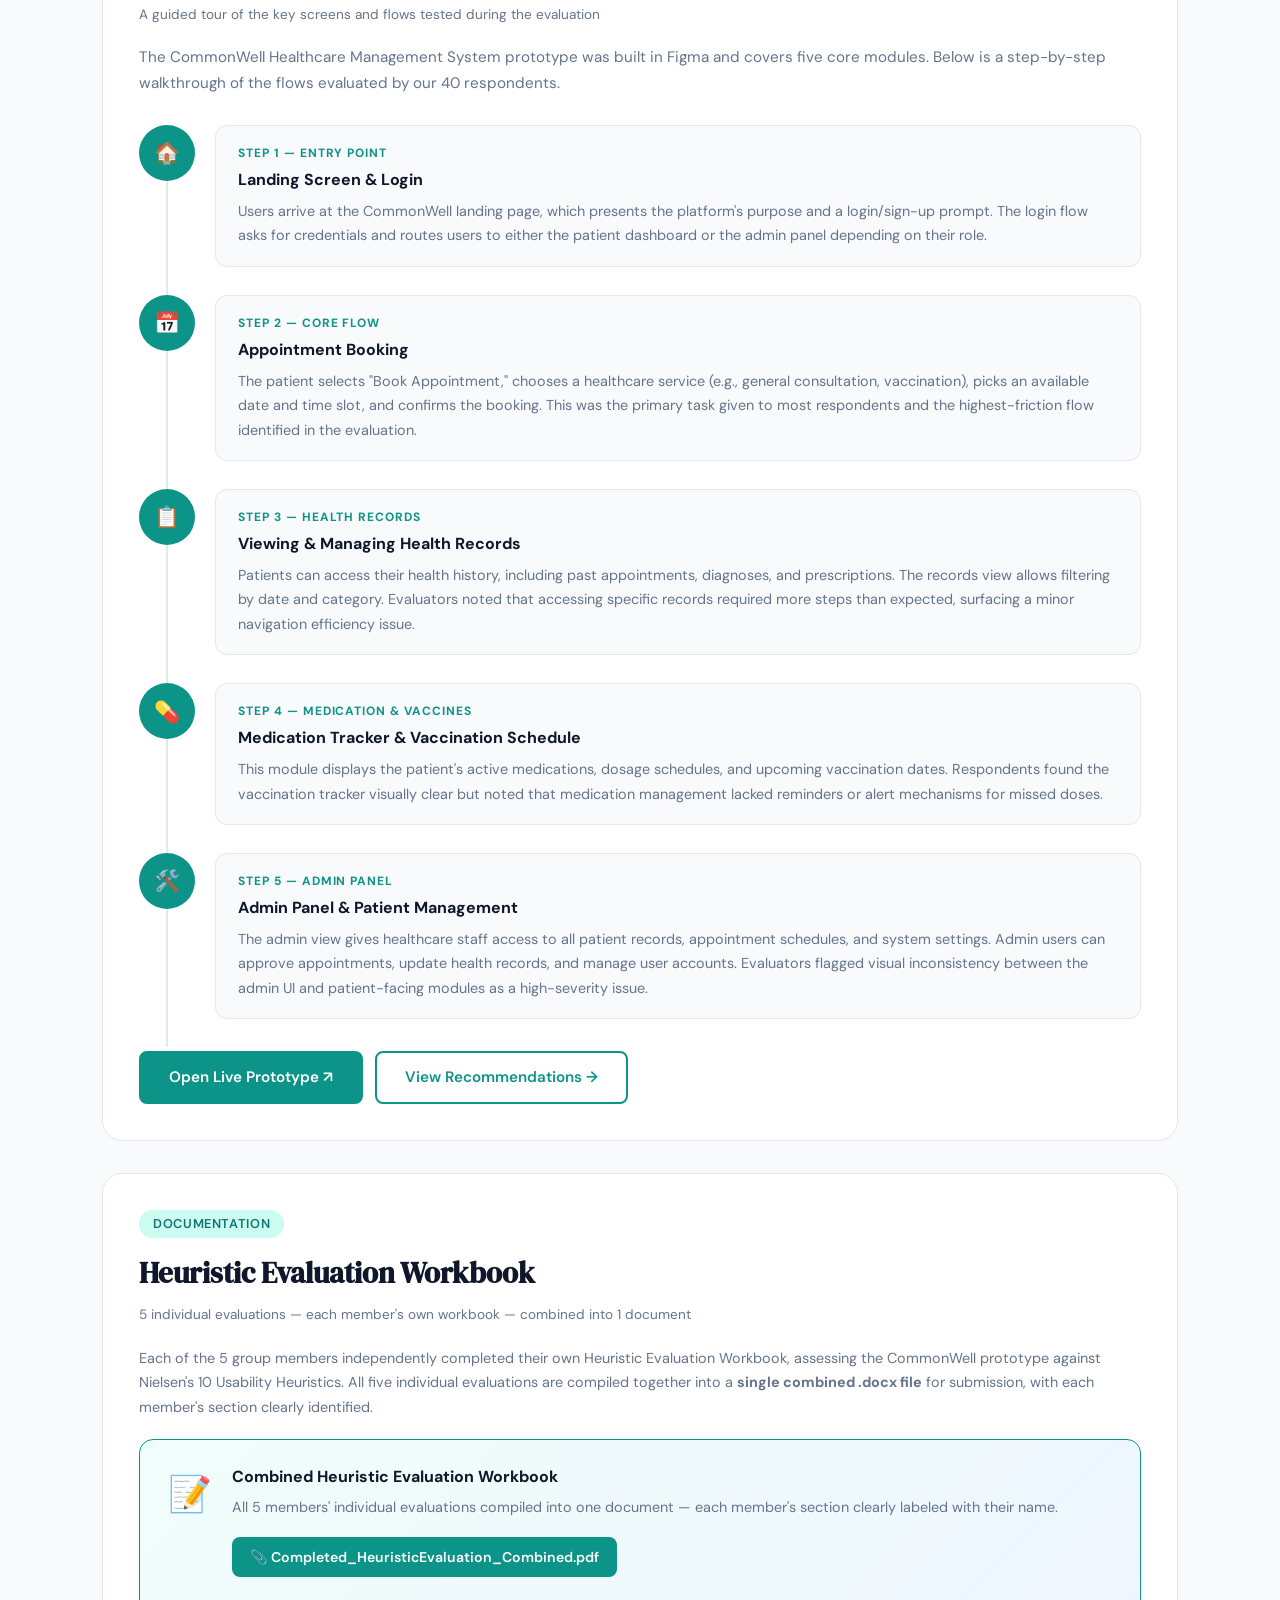
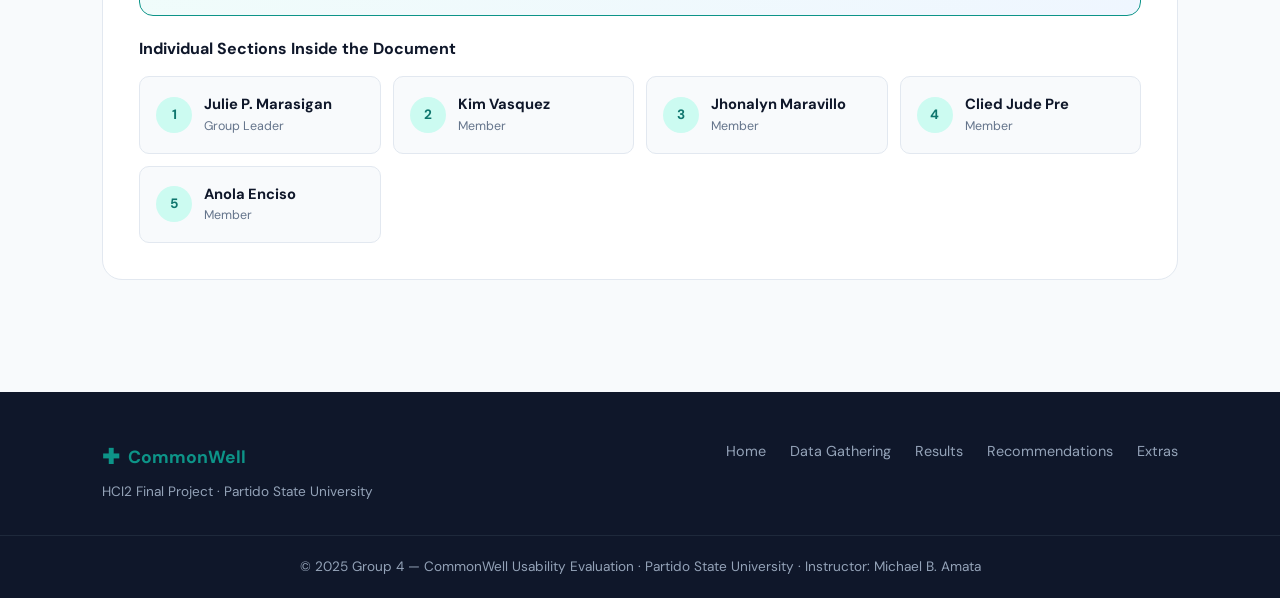
<file: pages/extras.html>
<!DOCTYPE html>
<html lang="en">
<head>
  <meta charset="UTF-8" />
  <meta name="viewport" content="width=device-width, initial-scale=1.0"/>
  <title>Extra Pages — CommonWell Usability Report</title>
  <link rel="preconnect" href="https://fonts.googleapis.com">
  <link href="https://fonts.googleapis.com/css2?family=DM+Serif+Display:ital@0;1&family=DM+Sans:wght@300;400;500;600&display=swap" rel="stylesheet">
  <link rel="stylesheet" href="../style.css"/>
  <style>
    .reflection-card {
      background: var(--bg);
      border: 1px solid var(--border);
      border-radius: 14px;
      padding: 28px 32px;
      margin-bottom: 20px;
      position: relative;
      overflow: hidden;
      transition: box-shadow 0.2s, transform 0.2s;
    }
    .reflection-card:hover {
      box-shadow: 0 8px 32px rgba(13,148,136,0.10);
      transform: translateY(-2px);
    }
    .reflection-card::before {
      content: '';
      position: absolute;
      left: 0; top: 0; bottom: 0;
      width: 4px;
      background: var(--teal);
      border-radius: 4px 0 0 4px;
    }
    .member-tag {
      display: inline-flex;
      align-items: center;
      gap: 8px;
      background: var(--teal-light);
      color: var(--teal-dark);
      border-radius: 20px;
      padding: 4px 14px;
      font-size: 0.82rem;
      font-weight: 600;
      margin-bottom: 12px;
    }
    .member-avatar {
      width: 28px;
      height: 28px;
      border-radius: 50%;
      object-fit: cover;
      border: 2px solid var(--teal);
    }
    .reflection-quote {
      color: var(--text-muted);
      line-height: 1.85;
      font-size: 0.95rem;
      font-style: italic;
    }

    .finding-item {
      display: flex;
      gap: 18px;
      align-items: flex-start;
      padding: 20px 0;
      border-bottom: 1px solid var(--border);
    }
    .finding-item:last-child { border-bottom: none; }
    .finding-num {
      flex-shrink: 0;
      width: 36px;
      height: 36px;
      background: var(--teal-light);
      color: var(--teal-dark);
      border-radius: 50%;
      display: flex;
      align-items: center;
      justify-content: center;
      font-weight: 700;
      font-size: 0.85rem;
    }
    .finding-content h4 {
      font-weight: 700;
      margin-bottom: 6px;
      font-size: 1rem;
    }
    .finding-content p {
      color: var(--text-muted);
      font-size: 0.9rem;
      line-height: 1.7;
      margin: 0;
    }
    .finding-badge {
      display: inline-block;
      font-size: 0.75rem;
      font-weight: 600;
      padding: 2px 10px;
      border-radius: 12px;
      margin-bottom: 8px;
    }
    .badge-ux  { background: #dbeafe; color: #1e40af; }
    .badge-acc { background: #fef9c3; color: #713f12; }
    .badge-mob { background: #dcfce7; color: #166534; }
    .badge-int { background: #fce7f3; color: #9d174d; }

    .walkthrough-step {
      display: grid;
      grid-template-columns: 56px 1fr;
      gap: 20px;
      align-items: flex-start;
      margin-bottom: 28px;
      position: relative;
    }
    .walkthrough-step:not(:last-child)::after {
      content: '';
      position: absolute;
      left: 27px;
      top: 56px;
      bottom: -28px;
      width: 2px;
      background: var(--border);
    }
    .step-circle {
      width: 56px;
      height: 56px;
      border-radius: 50%;
      background: var(--teal);
      color: #fff;
      display: flex;
      align-items: center;
      justify-content: center;
      font-size: 1.3rem;
      flex-shrink: 0;
      position: relative;
      z-index: 1;
    }
    .step-body {
      background: var(--bg);
      border: 1px solid var(--border);
      border-radius: 12px;
      padding: 18px 22px;
    }
    .step-body h4 {
      font-weight: 700;
      margin-bottom: 6px;
      color: var(--text);
    }
    .step-body p {
      color: var(--text-muted);
      font-size: 0.9rem;
      line-height: 1.7;
      margin: 0;
    }
    .step-label {
      font-size: 0.75rem;
      font-weight: 700;
      text-transform: uppercase;
      letter-spacing: 0.08em;
      color: var(--teal);
      margin-bottom: 4px;
    }

    .heuristic-pdf-banner {
      background: linear-gradient(135deg, #f0fdfa, #eff6ff);
      border: 1.5px solid var(--teal);
      border-radius: 14px;
      padding: 24px 28px;
      display: flex;
      gap: 20px;
      align-items: flex-start;
      margin-top: 8px;
    }
    .pdf-icon {
      font-size: 2.2rem;
      flex-shrink: 0;
      margin-top: 2px;
    }
    .heuristic-pdf-banner h4 {
      font-weight: 700;
      margin-bottom: 6px;
    }
    .heuristic-pdf-banner p {
      color: var(--text-muted);
      font-size: 0.9rem;
      line-height: 1.6;
      margin: 0 0 14px;
    }
  </style>
</head>
<body>

<nav class="nav">
  <div class="nav-brand">
    <span class="nav-cross"><img src="../images/logo.png" alt="logo"></span>
    <span>CommonWell</span>
  </div>
  <ul class="nav-links">
    <li><a href="../index.html">Home</a></li>
    <li><a href="data-gathering.html">Data Gathering</a></li>
    <li><a href="results.html">Results</a></li>
    <li><a href="recommendations.html">Recommendations</a></li>
    <li><a href="extras.html" class="active">Extras</a></li>
  </ul>
  <button class="nav-toggle" onclick="toggleNav()">☰</button>
</nav>

<div class="page-hero">
  <div class="section-label">Extra Pages</div>
  <h1>Reflections, Findings & Walkthrough</h1>
  <p>Group member reflections on the evaluation process, additional findings from usability testing, and a guided walkthrough of the CommonWell prototype.</p>
</div>

<section class="page-content">
  <div class="container">

    <!-- ── REFLECTIONS ── -->
    <div class="content-block">
      <div class="section-label">Reflections</div>
      <h2>Group Member Reflections</h2>
      <div class="block-label">Personal insights and learning outcomes from the HCI evaluation process</div>

      <div class="reflection-card">
        <div class="member-tag">
          <img src="../images/adie.png" alt="Julie" class="member-avatar">
          Julie P. Marasigan · Group Leader
        </div>
        <p class="reflection-quote">
          "Leading this evaluation taught me just how much the gap between a designer's intent and a user's experience can widen without proper usability testing. Watching respondents navigate the CommonWell prototype — some confidently, others hesitantly — made the SUS data feel real and personal. The process reinforced for me that good design is never finished; it's an ongoing conversation between builders and the people they build for. I leave this project with a deeper appreciation for iterative design and the value of listening before assuming."
        </p>
      </div>

      <div class="reflection-card">
        <div class="member-tag">
          <img src="../images/kim.jpg" alt="Kim" class="member-avatar">
          Kim · Member
        </div>
        <p class="reflection-quote">
          "Conducting the heuristic evaluation opened my eyes to issues I had completely overlooked as someone familiar with the system. Nielsen's 10 heuristics gave us a structured lens to evaluate what we otherwise might have dismissed. The H9 (Error Recovery) and H10 (Help & Documentation) failures surprised me the most — they seem like basics, yet they're so often neglected. Moving forward, I'll carry the habit of asking 'what happens when this breaks?' in every interface I design."
        </p>
      </div>

      <div class="reflection-card">
        <div class="member-tag">
          <img src="../images/jho.png" alt="Jhonalyn" class="member-avatar">
          Jhonalyn · Member
        </div>
        <p class="reflection-quote">
          "Administering the SUS questionnaire to 40 respondents was both humbling and enlightening. Many of them were first-time users of a healthcare management system, and their confusion with certain flows reminded me that we design for our users — not ourselves. The quantitative score of 55.75 felt like a challenge, not a verdict. It told us exactly where to improve. I'm grateful for a methodology that transforms subjective feelings into actionable numbers."
        </p>
      </div>


      <div class="reflection-card">
        <div class="member-tag">
          <img src="../images/pre.jpg" alt="Clied Jude" class="member-avatar">
          Clied Jude · Member
        </div>
        <p class="reflection-quote">
          "Developing this website taught me that functionality is only half the battle; accessibility is what truly brings a platform to life. Our initial testing showed that while the features were robust, the navigation needed to be more intuitive for first-time users. Bridging that gap between complex code and a seamless user experience was the most challenging—yet fulfilling—part of this journey. It’s a reminder that we aren’t just building pages; we’re building pathways for information"
        </p>
      </div>

      <div class="reflection-card">
        <div class="member-tag">
          <img src="../images/anola.png" alt="Anola" class="member-avatar">
          Anola · Member
        </div>
        <p class="reflection-quote">
          "This project deepened my understanding of how people interact with health technology. The demographic data revealed that 62.5% of our respondents had no prior experience with similar platforms — a stark reminder that assumptions about digital literacy can undermine even well-intentioned designs. Documenting and analyzing the open-ended feedback was especially rewarding; the voice of the user, captured in their own words, is the most honest form of UX research."
        </p>
      </div>
    </div>

    <!-- ── ADDITIONAL FINDINGS ── -->
    <div class="content-block">
      <div class="section-label">Additional Findings</div>
      <h2>Supplementary Usability Findings</h2>
      <div class="block-label">Observations and patterns not fully captured in the primary SUS results</div>

      <div class="finding-item">
        <div class="finding-num">1</div>
        <div class="finding-content">
          <span class="finding-badge badge-mob">Mobile Behavior</span>
          <h4>Smartphone Users Struggled Most With Form Inputs</h4>
          <p>90% of respondents accessed the prototype via smartphone, yet the appointment booking form fields were not optimized for mobile keyboards. Several respondents had to zoom in and scroll horizontally to complete forms — a friction point that likely contributed to the below-average H3 (User Control) and overall SUS score.</p>
        </div>
      </div>

      <div class="finding-item">
        <div class="finding-num">2</div>
        <div class="finding-content">
          <span class="finding-badge badge-ux">Task Completion</span>
          <h4>Appointment Booking Had the Highest Task Abandonment Rate</h4>
          <p>Informal observation during testing sessions noted that the appointment booking flow caused the most visible hesitation. Multiple participants paused on the date/time selection screen and expressed uncertainty about whether their selection had been registered — consistent with the H1 (Visibility of System Status) violation identified in heuristic evaluation.</p>
        </div>
      </div>

      <div class="finding-item">
        <div class="finding-num">3</div>
        <div class="finding-content">
          <span class="finding-badge badge-acc">Accessibility</span>
          <h4>Text Contrast Insufficient in Secondary Labels</h4>
          <p>During evaluation, two members independently flagged that muted gray text used in secondary labels and helper text did not meet WCAG 2.1 AA contrast ratio requirements (minimum 4.5:1 for body text). This is a silent barrier for respondents with visual impairments — a concern given the healthcare context of the platform.</p>
        </div>
      </div>

      <div class="finding-item">
        <div class="finding-num">4</div>
        <div class="finding-content">
          <span class="finding-badge badge-int">Trust & Confidence</span>
          <h4>Users Expressed Uncertainty About Data Privacy</h4>
          <p>Several open-ended responses mentioned concerns about where their health data would be stored and who could access it. While the system includes a consent form, in-app trust signals (e.g., privacy indicators, data security badges, or clear messaging) are absent — a gap that may discourage adoption especially among community members new to digital health platforms.</p>
        </div>
      </div>

      <div class="finding-item">
        <div class="finding-num">5</div>
        <div class="finding-content">
          <span class="finding-badge badge-ux">Navigation</span>
          <h4>Admin Panel Was Perceived as Separate From the Main App</h4>
          <p>Several respondents who explored the admin-facing features commented that it "felt like a different website." The visual and navigational disconnect between the patient-facing and admin-facing portions of the prototype contributed to the H4 (Consistency & Standards) violation and reinforces the need for a unified design system across all user roles.</p>
        </div>
      </div>
    </div>

    <!-- ── PROTOTYPE WALKTHROUGH ── -->
    <div class="content-block">
      <div class="section-label">Prototype Walkthrough</div>
      <h2>CommonWell Feature Walkthrough</h2>
      <div class="block-label">A guided tour of the key screens and flows tested during the evaluation</div>

      <p style="color:var(--text-muted); margin-bottom:28px; font-size:0.95rem; line-height:1.7;">
        The CommonWell Healthcare Management System prototype was built in Figma and covers five core modules. Below is a step-by-step walkthrough of the flows evaluated by our 40 respondents.
      </p>

      <div class="walkthrough-step">
        <div class="step-circle">🏠</div>
        <div class="step-body">
          <div class="step-label">Step 1 — Entry Point</div>
          <h4>Landing Screen & Login</h4>
          <p>Users arrive at the CommonWell landing page, which presents the platform's purpose and a login/sign-up prompt. The login flow asks for credentials and routes users to either the patient dashboard or the admin panel depending on their role.</p>
        </div>
      </div>

      <div class="walkthrough-step">
        <div class="step-circle">📅</div>
        <div class="step-body">
          <div class="step-label">Step 2 — Core Flow</div>
          <h4>Appointment Booking</h4>
          <p>The patient selects "Book Appointment," chooses a healthcare service (e.g., general consultation, vaccination), picks an available date and time slot, and confirms the booking. This was the primary task given to most respondents and the highest-friction flow identified in the evaluation.</p>
        </div>
      </div>

      <div class="walkthrough-step">
        <div class="step-circle">📋</div>
        <div class="step-body">
          <div class="step-label">Step 3 — Health Records</div>
          <h4>Viewing & Managing Health Records</h4>
          <p>Patients can access their health history, including past appointments, diagnoses, and prescriptions. The records view allows filtering by date and category. Evaluators noted that accessing specific records required more steps than expected, surfacing a minor navigation efficiency issue.</p>
        </div>
      </div>

      <div class="walkthrough-step">
        <div class="step-circle">💊</div>
        <div class="step-body">
          <div class="step-label">Step 4 — Medication & Vaccines</div>
          <h4>Medication Tracker & Vaccination Schedule</h4>
          <p>This module displays the patient's active medications, dosage schedules, and upcoming vaccination dates. Respondents found the vaccination tracker visually clear but noted that medication management lacked reminders or alert mechanisms for missed doses.</p>
        </div>
      </div>

      <div class="walkthrough-step">
        <div class="step-circle">🛠️</div>
        <div class="step-body">
          <div class="step-label">Step 5 — Admin Panel</div>
          <h4>Admin Panel & Patient Management</h4>
          <p>The admin view gives healthcare staff access to all patient records, appointment schedules, and system settings. Admin users can approve appointments, update health records, and manage user accounts. Evaluators flagged visual inconsistency between the admin UI and patient-facing modules as a high-severity issue.</p>
        </div>
      </div>

      <div style="margin-top: 32px; display:flex; gap:12px; flex-wrap:wrap; align-items:center;">
        <a href="https://www.figma.com/proto/ZRxCrV94qcVXNxWt2JjPTc/HMS?node-id=2-2&p=f&t=i7buCHR9zQAWyFpq-1&scaling=scale-down&content-scaling=fixed&page-id=0%3A1&starting-point-node-id=2%3A2&show-proto-sidebar=1" target="_blank" class="btn-primary">
          Open Live Prototype ↗
        </a>
        <a href="recommendations.html" class="btn-outline">View Recommendations →</a>
      </div>
    </div>

     <!-- ── HEURISTIC WORKBOOK ATTACHMENT ── -->
    <div class="content-block">
      <div class="section-label">Documentation</div>
      <h2>Heuristic Evaluation Workbook</h2>
      <div class="block-label">5 individual evaluations — each member's own workbook — combined into 1 document</div>

      <p style="color:var(--text-muted); font-size:0.9rem; line-height:1.7; margin-bottom:20px;">
        Each of the 5 group members independently completed their own Heuristic Evaluation Workbook, assessing the CommonWell prototype against Nielsen's 10 Usability Heuristics. All five individual evaluations are compiled together into a <strong>single combined .docx file</strong> for submission, with each member's section clearly identified.
      </p>

      <!-- Combined DOCX -->
      <div class="heuristic-pdf-banner" style="margin-bottom:20px;">
        <div class="pdf-icon">📝</div>
        <div style="width:100%;">
          <h4>Combined Heuristic Evaluation Workbook</h4>
          <p>All 5 members' individual evaluations compiled into one document — each member's section clearly labeled with their name.</p>
          <a href="Completed Heuristic Evaluation Workbooks .pdf" download="Completed_HeuristicEvaluation_Combined.pdf" style="display:inline-flex;align-items:center;gap:8px;background:var(--teal);color:#fff;border-radius:8px;padding:9px 18px;font-size:0.88rem;font-weight:600;text-decoration:none;margin-top:4px;">
            📎 Completed_HeuristicEvaluation_Combined.pdf
          </a>
          <p style="margin-top:10px;font-size:0.8rem;color:var(--text-muted);font-style:italic;"></p>
        </div>
      </div>

      <!-- Member breakdown -->
      <h3 style="font-weight:700;font-size:1rem;margin-bottom:14px;">Individual Sections Inside the Document</h3>
      <div style="display:grid;grid-template-columns:repeat(auto-fit,minmax(200px,1fr));gap:12px;">

        <div style="background:var(--bg);border:1px solid var(--border);border-radius:10px;padding:16px;display:flex;align-items:center;gap:12px;">
          <div style="width:36px;height:36px;border-radius:50%;background:var(--teal-light);display:flex;align-items:center;justify-content:center;font-weight:700;color:var(--teal-dark);font-size:0.85rem;flex-shrink:0;">1</div>
          <div><div style="font-weight:700;font-size:0.92rem;">Julie P. Marasigan</div><div style="font-size:0.78rem;color:var(--text-muted);">Group Leader</div></div>
        </div>

        <div style="background:var(--bg);border:1px solid var(--border);border-radius:10px;padding:16px;display:flex;align-items:center;gap:12px;">
          <div style="width:36px;height:36px;border-radius:50%;background:var(--teal-light);display:flex;align-items:center;justify-content:center;font-weight:700;color:var(--teal-dark);font-size:0.85rem;flex-shrink:0;">2</div>
          <div><div style="font-weight:700;font-size:0.92rem;">Kim Vasquez</div><div style="font-size:0.78rem;color:var(--text-muted);">Member</div></div>
        </div>

        <div style="background:var(--bg);border:1px solid var(--border);border-radius:10px;padding:16px;display:flex;align-items:center;gap:12px;">
          <div style="width:36px;height:36px;border-radius:50%;background:var(--teal-light);display:flex;align-items:center;justify-content:center;font-weight:700;color:var(--teal-dark);font-size:0.85rem;flex-shrink:0;">3</div>
          <div><div style="font-weight:700;font-size:0.92rem;">Jhonalyn Maravillo</div><div style="font-size:0.78rem;color:var(--text-muted);">Member</div></div>
        </div>

        <div style="background:var(--bg);border:1px solid var(--border);border-radius:10px;padding:16px;display:flex;align-items:center;gap:12px;">
          <div style="width:36px;height:36px;border-radius:50%;background:var(--teal-light);display:flex;align-items:center;justify-content:center;font-weight:700;color:var(--teal-dark);font-size:0.85rem;flex-shrink:0;">4</div>
          <div><div style="font-weight:700;font-size:0.92rem;">Clied Jude Pre </div><div style="font-size:0.78rem;color:var(--text-muted);">Member</div></div>
        </div>

        <div style="background:var(--bg);border:1px solid var(--border);border-radius:10px;padding:16px;display:flex;align-items:center;gap:12px;">
          <div style="width:36px;height:36px;border-radius:50%;background:var(--teal-light);display:flex;align-items:center;justify-content:center;font-weight:700;color:var(--teal-dark);font-size:0.85rem;flex-shrink:0;">5</div>
          <div><div style="font-weight:700;font-size:0.92rem;">Anola Enciso</div><div style="font-size:0.78rem;color:var(--text-muted);">Member</div></div>
        </div>

      </div>
    </div>

  </div>
</section>

<footer class="footer">
  <div class="container footer-inner">
    <div>
      <div class="nav-brand"><span class="nav-cross">✚</span><span>CommonWell</span></div>
      <p>HCI2 Final Project · Partido State University</p>
    </div>
    <div class="footer-links">
      <a href="../index.html">Home</a>
      <a href="data-gathering.html">Data Gathering</a>
      <a href="results.html">Results</a>
      <a href="recommendations.html">Recommendations</a>
      <a href="extras.html">Extras</a>
    </div>
  </div>
  <div class="footer-bottom">
    <p>© 2025 Group 4 — CommonWell Usability Evaluation · Partido State University · Instructor: Michael B. Amata</p>
  </div>
</footer>

<script>
function toggleNav() {
  document.querySelector('.nav-links').classList.toggle('open');
}
const obs = new IntersectionObserver(entries => {
  entries.forEach(e => { if (e.isIntersecting) e.target.classList.add('visible'); });
}, { threshold: 0.1 });
document.querySelectorAll('.content-block, .reflection-card, .finding-item, .walkthrough-step').forEach(el => {
  el.classList.add('fade-up'); obs.observe(el);
});
</script>
</body>
</html>
</file>
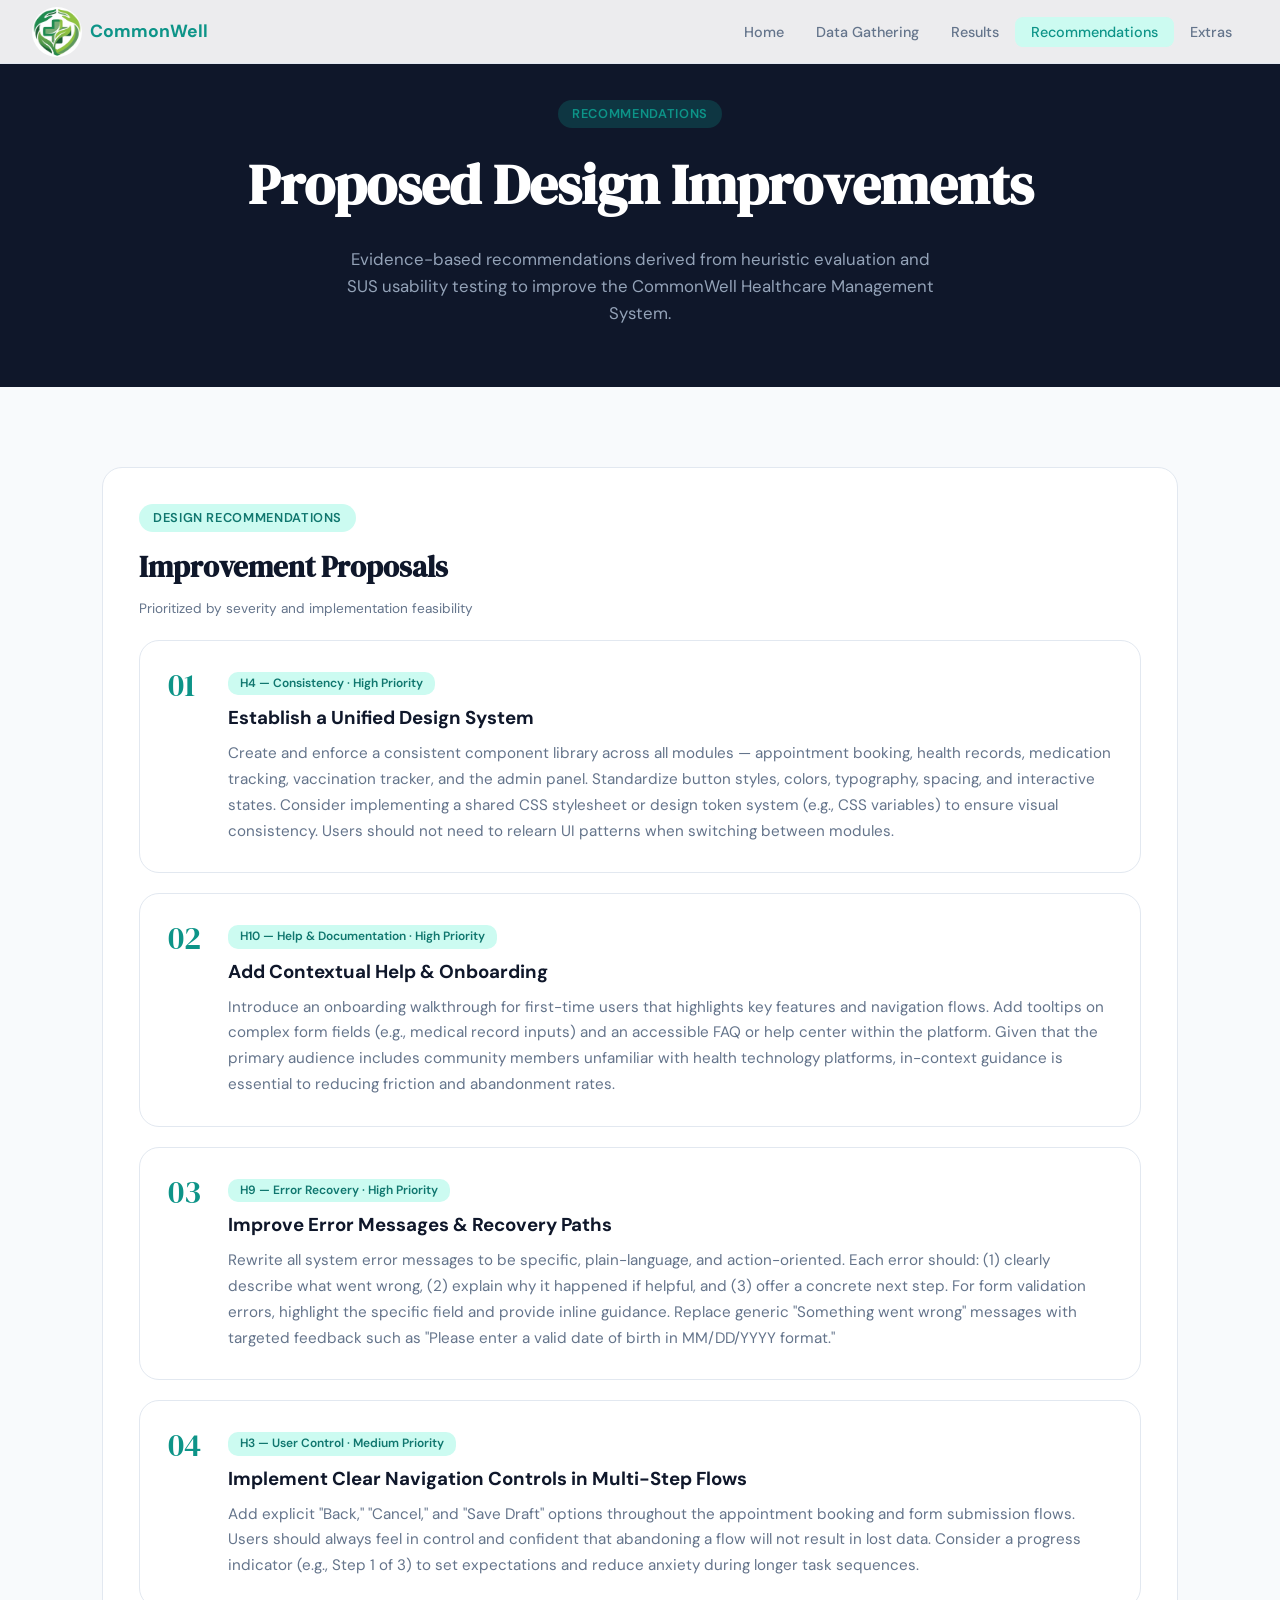
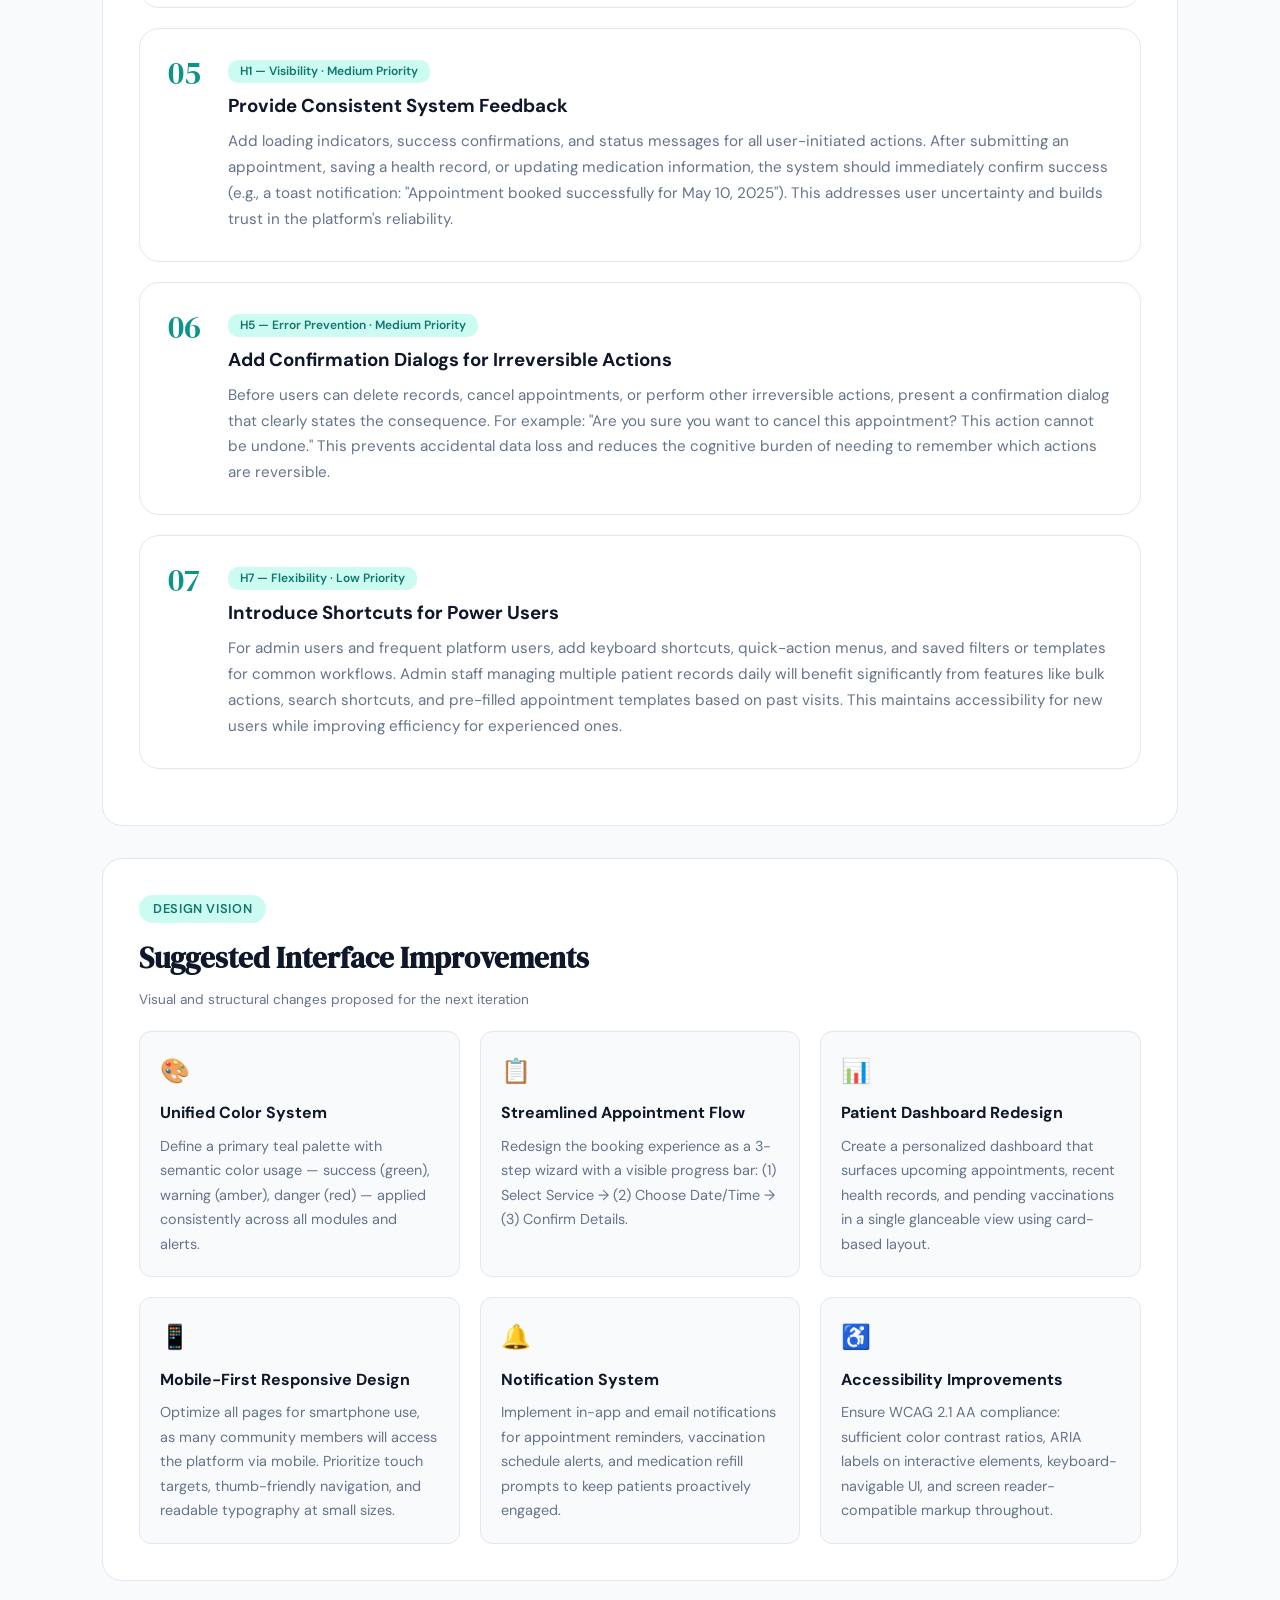
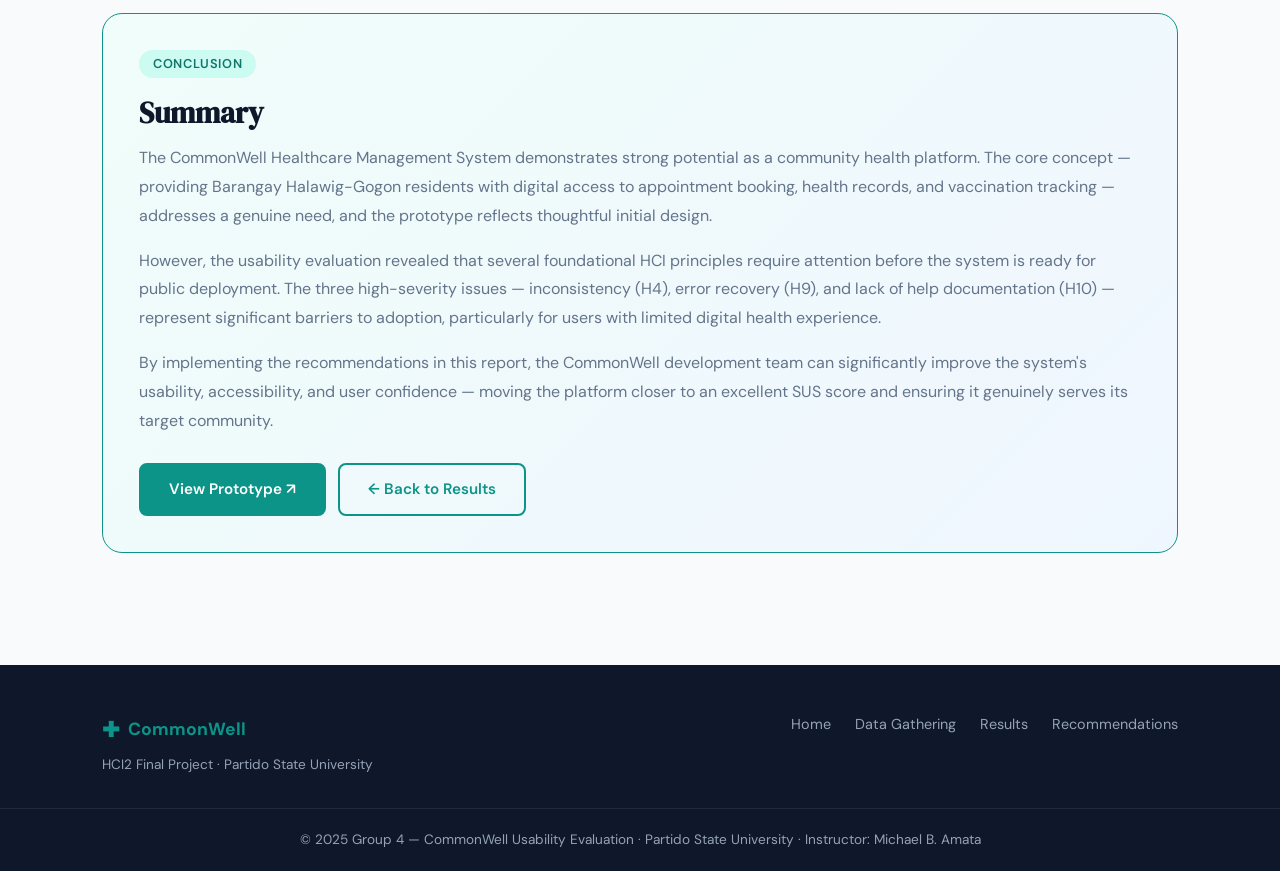
<file: pages/recommendations.html>
<!DOCTYPE html>
<html lang="en">
<head>
  <meta charset="UTF-8" />
  <meta name="viewport" content="width=device-width, initial-scale=1.0"/>
  <title>Recommendations — CommonWell Usability Report</title>
  <link rel="preconnect" href="https://fonts.googleapis.com">
  <link href="https://fonts.googleapis.com/css2?family=DM+Serif+Display:ital@0;1&family=DM+Sans:wght@300;400;500;600&display=swap" rel="stylesheet">
  <link rel="stylesheet" href="../style.css"/>
</head>
<body>

<nav class="nav">
  <div class="nav-brand"><span class="nav-cross"><img src="../images/logo.png" alt="logo"></span><span>CommonWell</span></div>
  <ul class="nav-links">
    <li><a href="../index.html">Home</a></li>
    <li><a href="data-gathering.html">Data Gathering</a></li>
    <li><a href="results.html">Results</a></li>
    <li><a href="recommendations.html" class="active">Recommendations</a></li>
    <li><a href="extras.html">Extras</a></li>
  </ul>
  <button class="nav-toggle" onclick="toggleNav()">☰</button>
</nav>

<div class="page-hero">
  <div class="section-label">Recommendations</div>
  <h1>Proposed Design Improvements</h1>
  <p>Evidence-based recommendations derived from heuristic evaluation and SUS usability testing to improve the CommonWell Healthcare Management System.</p>
</div>

<section class="page-content">
  <div class="container">

    <!-- RECOMMENDATIONS -->
    <div class="content-block">
      <div class="section-label">Design Recommendations</div>
      <h2>Improvement Proposals</h2>
      <div class="block-label">Prioritized by severity and implementation feasibility</div>

      <div class="rec-card">
        <div class="rec-num">01</div>
        <div>
          <span class="rec-tag">H4 — Consistency · High Priority</span>
          <h3>Establish a Unified Design System</h3>
          <p>Create and enforce a consistent component library across all modules — appointment booking, health records, medication tracking, vaccination tracker, and the admin panel. Standardize button styles, colors, typography, spacing, and interactive states. Consider implementing a shared CSS stylesheet or design token system (e.g., CSS variables) to ensure visual consistency. Users should not need to relearn UI patterns when switching between modules.</p>
        </div>
      </div>

      <div class="rec-card">
        <div class="rec-num">02</div>
        <div>
          <span class="rec-tag">H10 — Help & Documentation · High Priority</span>
          <h3>Add Contextual Help & Onboarding</h3>
          <p>Introduce an onboarding walkthrough for first-time users that highlights key features and navigation flows. Add tooltips on complex form fields (e.g., medical record inputs) and an accessible FAQ or help center within the platform. Given that the primary audience includes community members unfamiliar with health technology platforms, in-context guidance is essential to reducing friction and abandonment rates.</p>
        </div>
      </div>

      <div class="rec-card">
        <div class="rec-num">03</div>
        <div>
          <span class="rec-tag">H9 — Error Recovery · High Priority</span>
          <h3>Improve Error Messages & Recovery Paths</h3>
          <p>Rewrite all system error messages to be specific, plain-language, and action-oriented. Each error should: (1) clearly describe what went wrong, (2) explain why it happened if helpful, and (3) offer a concrete next step. For form validation errors, highlight the specific field and provide inline guidance. Replace generic "Something went wrong" messages with targeted feedback such as "Please enter a valid date of birth in MM/DD/YYYY format."</p>
        </div>
      </div>

      <div class="rec-card">
        <div class="rec-num">04</div>
        <div>
          <span class="rec-tag">H3 — User Control · Medium Priority</span>
          <h3>Implement Clear Navigation Controls in Multi-Step Flows</h3>
          <p>Add explicit "Back," "Cancel," and "Save Draft" options throughout the appointment booking and form submission flows. Users should always feel in control and confident that abandoning a flow will not result in lost data. Consider a progress indicator (e.g., Step 1 of 3) to set expectations and reduce anxiety during longer task sequences.</p>
        </div>
      </div>

      <div class="rec-card">
        <div class="rec-num">05</div>
        <div>
          <span class="rec-tag">H1 — Visibility · Medium Priority</span>
          <h3>Provide Consistent System Feedback</h3>
          <p>Add loading indicators, success confirmations, and status messages for all user-initiated actions. After submitting an appointment, saving a health record, or updating medication information, the system should immediately confirm success (e.g., a toast notification: "Appointment booked successfully for May 10, 2025"). This addresses user uncertainty and builds trust in the platform's reliability.</p>
        </div>
      </div>

      <div class="rec-card">
        <div class="rec-num">06</div>
        <div>
          <span class="rec-tag">H5 — Error Prevention · Medium Priority</span>
          <h3>Add Confirmation Dialogs for Irreversible Actions</h3>
          <p>Before users can delete records, cancel appointments, or perform other irreversible actions, present a confirmation dialog that clearly states the consequence. For example: "Are you sure you want to cancel this appointment? This action cannot be undone." This prevents accidental data loss and reduces the cognitive burden of needing to remember which actions are reversible.</p>
        </div>
      </div>

      <div class="rec-card">
        <div class="rec-num">07</div>
        <div>
          <span class="rec-tag">H7 — Flexibility · Low Priority</span>
          <h3>Introduce Shortcuts for Power Users</h3>
          <p>For admin users and frequent platform users, add keyboard shortcuts, quick-action menus, and saved filters or templates for common workflows. Admin staff managing multiple patient records daily will benefit significantly from features like bulk actions, search shortcuts, and pre-filled appointment templates based on past visits. This maintains accessibility for new users while improving efficiency for experienced ones.</p>
        </div>
      </div>
    </div>

    <!-- SUGGESTED DESIGN IMPROVEMENTS -->
    <div class="content-block">
      <div class="section-label">Design Vision</div>
      <h2>Suggested Interface Improvements</h2>
      <div class="block-label">Visual and structural changes proposed for the next iteration</div>

      <div style="display:grid; grid-template-columns: repeat(auto-fit, minmax(280px, 1fr)); gap:20px; margin-top:8px;">

        <div style="background:var(--bg); border:1px solid var(--border); border-radius:12px; padding:20px;">
          <div style="font-size:1.5rem; margin-bottom:10px;">🎨</div>
          <h4 style="font-weight:700; margin-bottom:8px;">Unified Color System</h4>
          <p style="color:var(--text-muted); font-size:0.9rem; line-height:1.7;">Define a primary teal palette with semantic color usage — success (green), warning (amber), danger (red) — applied consistently across all modules and alerts.</p>
        </div>

        <div style="background:var(--bg); border:1px solid var(--border); border-radius:12px; padding:20px;">
          <div style="font-size:1.5rem; margin-bottom:10px;">📋</div>
          <h4 style="font-weight:700; margin-bottom:8px;">Streamlined Appointment Flow</h4>
          <p style="color:var(--text-muted); font-size:0.9rem; line-height:1.7;">Redesign the booking experience as a 3-step wizard with a visible progress bar: (1) Select Service → (2) Choose Date/Time → (3) Confirm Details.</p>
        </div>

        <div style="background:var(--bg); border:1px solid var(--border); border-radius:12px; padding:20px;">
          <div style="font-size:1.5rem; margin-bottom:10px;">📊</div>
          <h4 style="font-weight:700; margin-bottom:8px;">Patient Dashboard Redesign</h4>
          <p style="color:var(--text-muted); font-size:0.9rem; line-height:1.7;">Create a personalized dashboard that surfaces upcoming appointments, recent health records, and pending vaccinations in a single glanceable view using card-based layout.</p>
        </div>

        <div style="background:var(--bg); border:1px solid var(--border); border-radius:12px; padding:20px;">
          <div style="font-size:1.5rem; margin-bottom:10px;">📱</div>
          <h4 style="font-weight:700; margin-bottom:8px;">Mobile-First Responsive Design</h4>
          <p style="color:var(--text-muted); font-size:0.9rem; line-height:1.7;">Optimize all pages for smartphone use, as many community members will access the platform via mobile. Prioritize touch targets, thumb-friendly navigation, and readable typography at small sizes.</p>
        </div>

        <div style="background:var(--bg); border:1px solid var(--border); border-radius:12px; padding:20px;">
          <div style="font-size:1.5rem; margin-bottom:10px;">🔔</div>
          <h4 style="font-weight:700; margin-bottom:8px;">Notification System</h4>
          <p style="color:var(--text-muted); font-size:0.9rem; line-height:1.7;">Implement in-app and email notifications for appointment reminders, vaccination schedule alerts, and medication refill prompts to keep patients proactively engaged.</p>
        </div>

        <div style="background:var(--bg); border:1px solid var(--border); border-radius:12px; padding:20px;">
          <div style="font-size:1.5rem; margin-bottom:10px;">♿</div>
          <h4 style="font-weight:700; margin-bottom:8px;">Accessibility Improvements</h4>
          <p style="color:var(--text-muted); font-size:0.9rem; line-height:1.7;">Ensure WCAG 2.1 AA compliance: sufficient color contrast ratios, ARIA labels on interactive elements, keyboard-navigable UI, and screen reader-compatible markup throughout.</p>
        </div>
      </div>
    </div>

    <!-- CONCLUSION -->
    <div class="content-block" style="background: linear-gradient(135deg, #f0fdfa, #eff6ff); border-color: var(--teal);">
      <div class="section-label">Conclusion</div>
      <h2>Summary</h2>
      <p style="color:var(--text-muted); line-height:1.8; margin-bottom:16px;">
        The CommonWell Healthcare Management System demonstrates strong potential as a community health platform. The core concept — providing Barangay Halawig-Gogon residents with digital access to appointment booking, health records, and vaccination tracking — addresses a genuine need, and the prototype reflects thoughtful initial design.
      </p>
      <p style="color:var(--text-muted); line-height:1.8; margin-bottom:16px;">
        However, the usability evaluation revealed that several foundational HCI principles require attention before the system is ready for public deployment. The three high-severity issues — inconsistency (H4), error recovery (H9), and lack of help documentation (H10) — represent significant barriers to adoption, particularly for users with limited digital health experience.
      </p>
      <p style="color:var(--text-muted); line-height:1.8;">
        By implementing the recommendations in this report, the CommonWell development team can significantly improve the system's usability, accessibility, and user confidence — moving the platform closer to an excellent SUS score and ensuring it genuinely serves its target community.
      </p>

      <div style="margin-top:28px; display:flex; gap:12px; flex-wrap:wrap;">
        <a href="https://www.figma.com/proto/ZRxCrV94qcVXNxWt2JjPTc/HMS?node-id=2-2&p=f&t=i7buCHR9zQAWyFpq-1&scaling=scale-down&content-scaling=fixed&page-id=0%3A1&starting-point-node-id=2%3A2&show-proto-sidebar=1" target="_blank" class="btn-primary">View Prototype ↗</a>
        <a href="results.html" class="btn-outline">← Back to Results</a>
      </div>
    </div>

  </div>
</section>

<footer class="footer">
  <div class="container footer-inner">
    <div>
      <div class="nav-brand"><span class="nav-cross">✚</span><span>CommonWell</span></div>
      <p>HCI2 Final Project · Partido State University</p>
    </div>
    <div class="footer-links">
      <a href="../index.html">Home</a>
      <a href="data-gathering.html">Data Gathering</a>
      <a href="results.html">Results</a>
      <a href="recommendations.html">Recommendations</a>
    </div>
  </div>
  <div class="footer-bottom">
    <p>© 2025 Group 4 — CommonWell Usability Evaluation · Partido State University · Instructor: Michael B. Amata</p>
  </div>
</footer>

<script>
function toggleNav() {
  document.querySelector('.nav-links').classList.toggle('open');
}
const obs = new IntersectionObserver(entries => {
  entries.forEach(e => { if (e.isIntersecting) e.target.classList.add('visible'); });
}, { threshold: 0.1 });
document.querySelectorAll('.content-block, .rec-card').forEach(el => {
  el.classList.add('fade-up'); obs.observe(el);
});
</script>
</body>
</html>
</file>
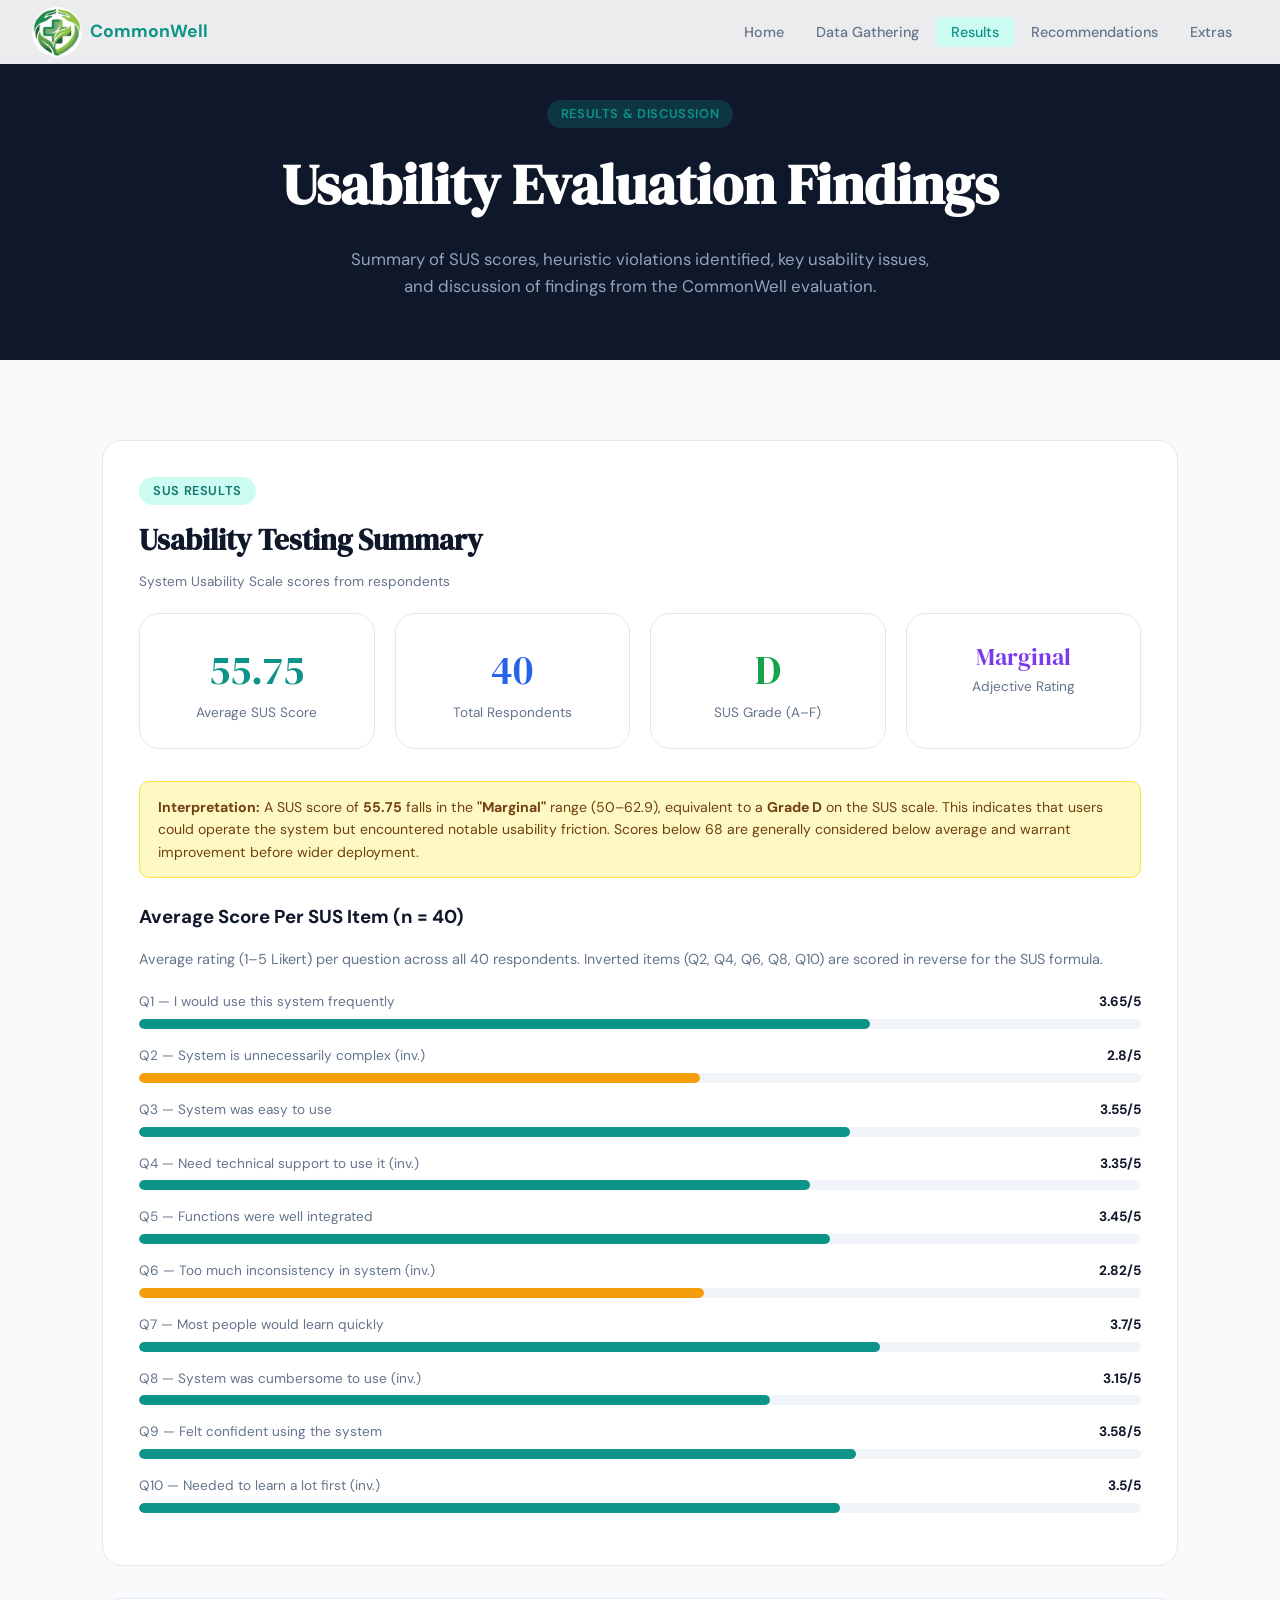
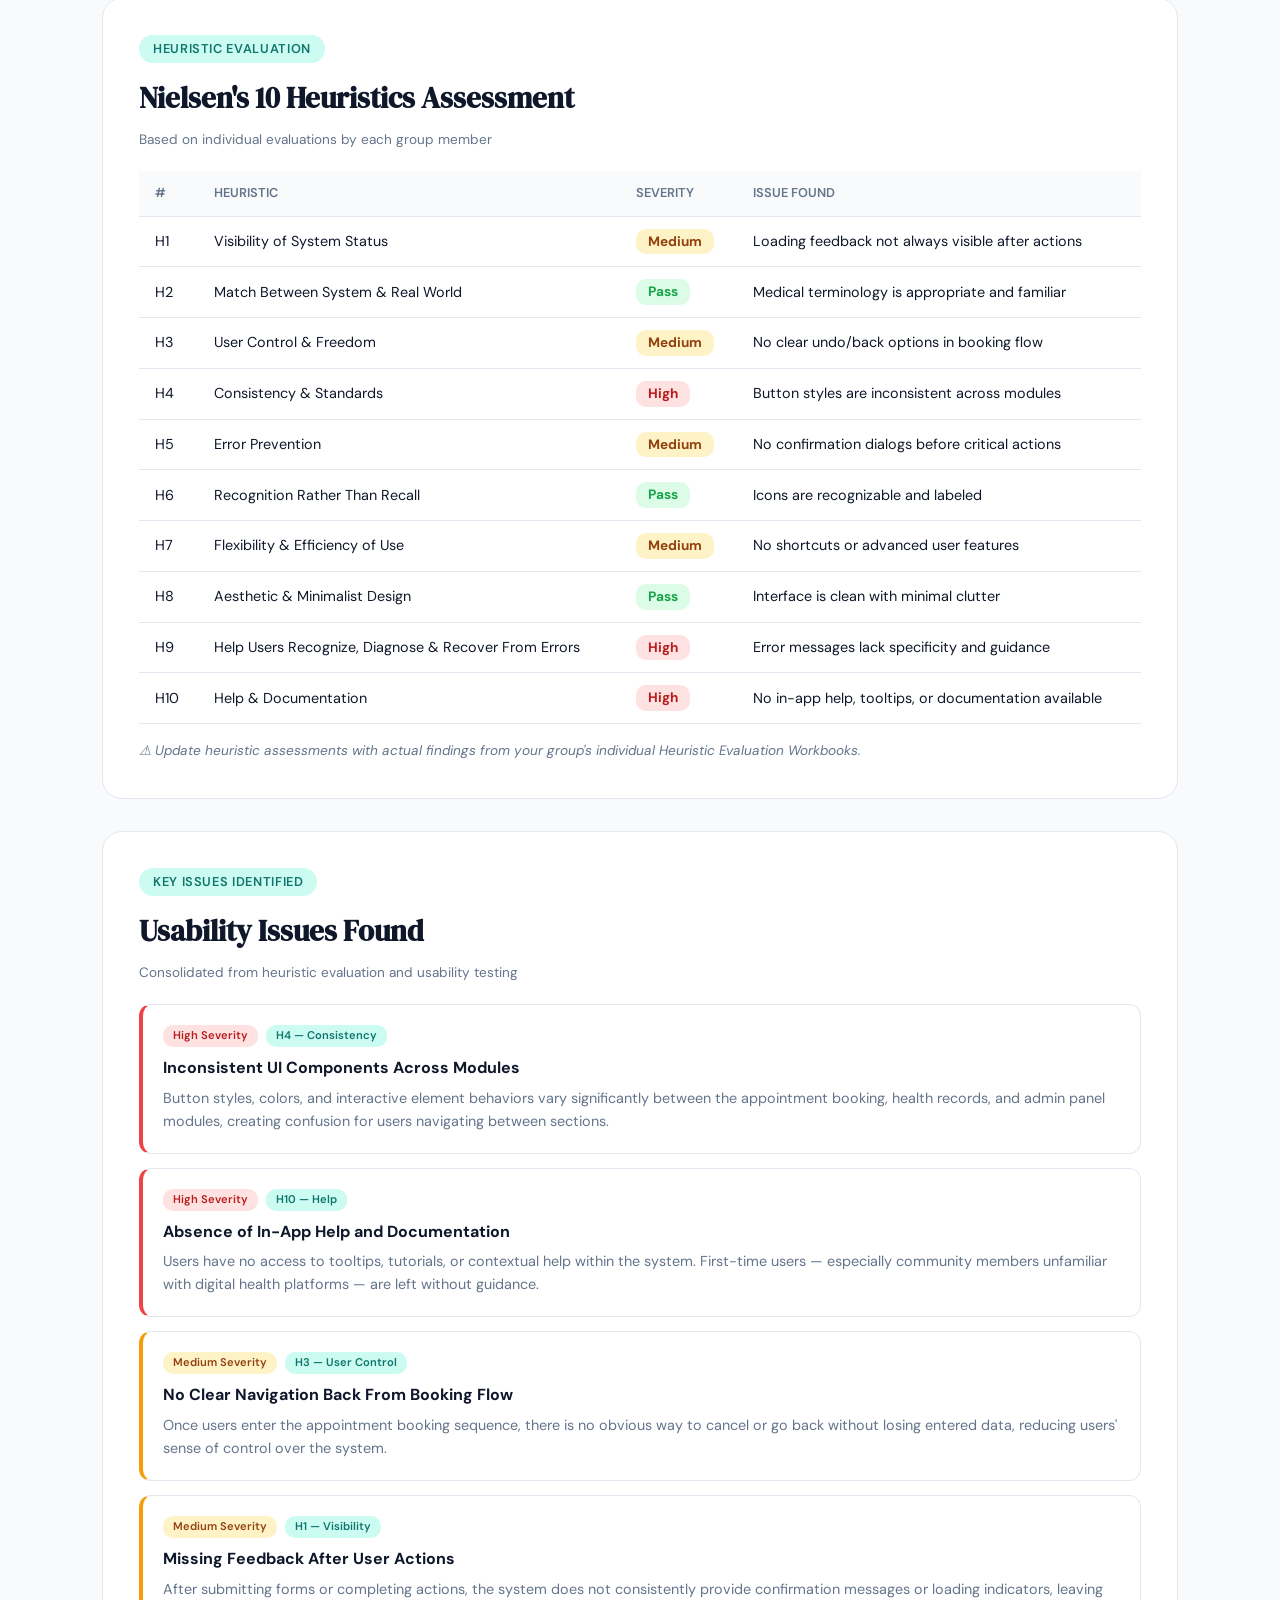
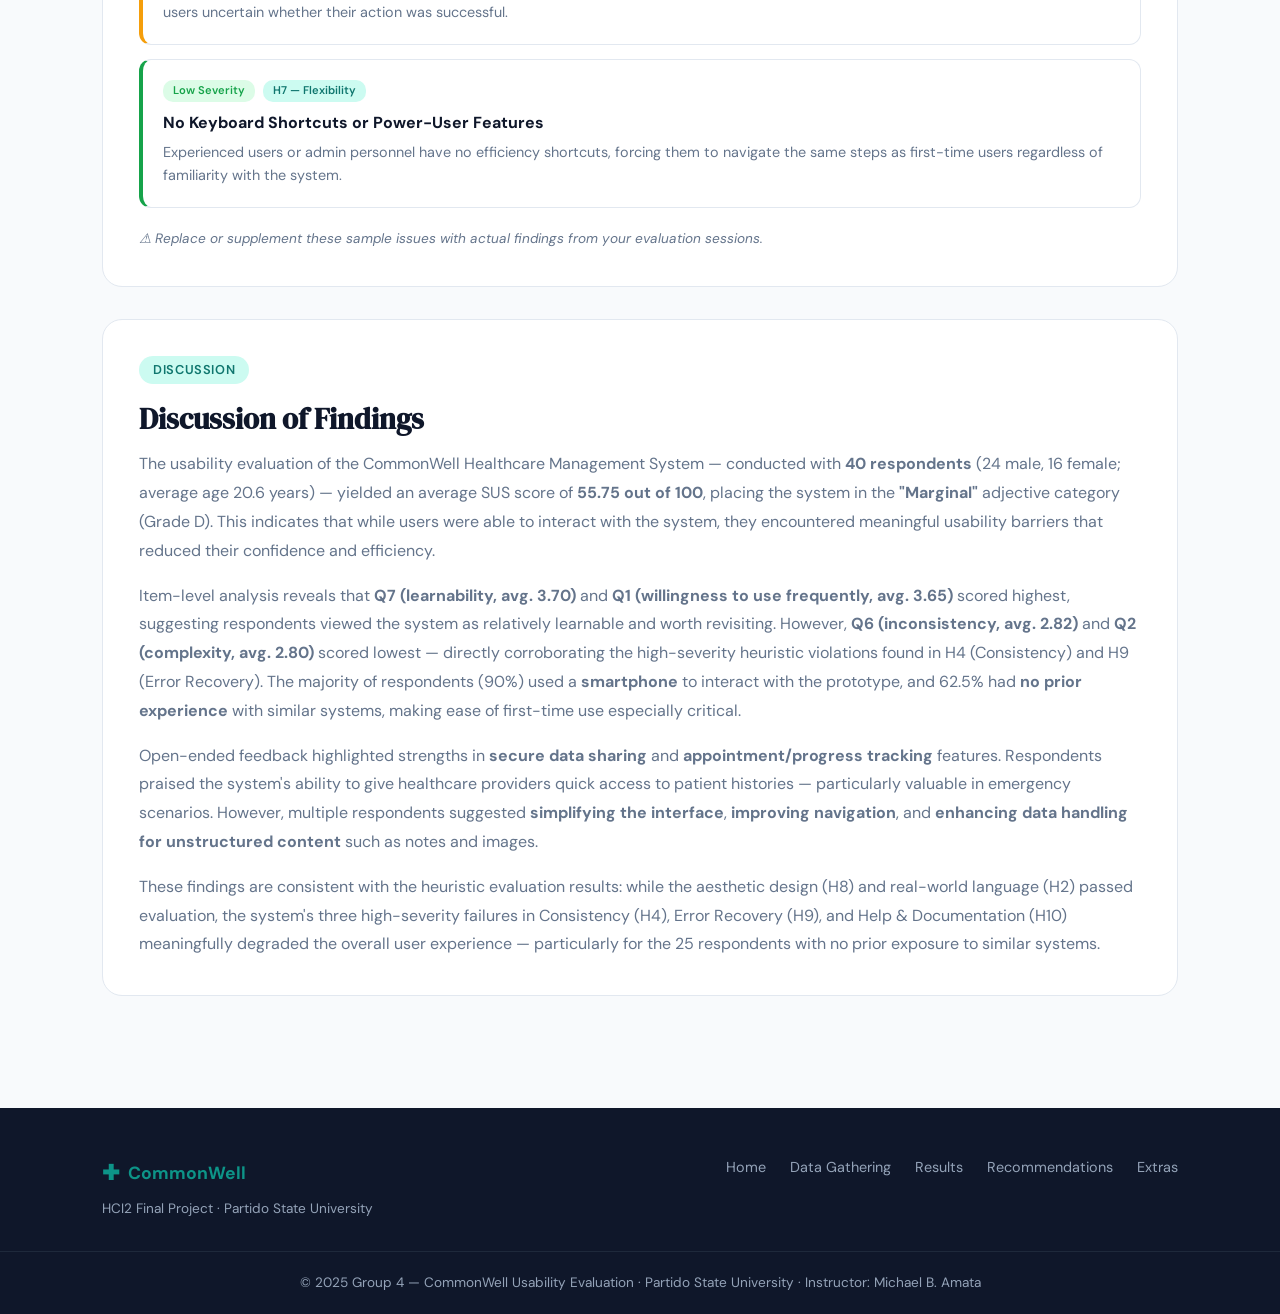
<file: pages/results.html>
<!DOCTYPE html>
<html lang="en">
<head>
  <meta charset="UTF-8" />
  <meta name="viewport" content="width=device-width, initial-scale=1.0"/>
  <title>Results — CommonWell Usability Report</title>
  <link rel="preconnect" href="https://fonts.googleapis.com">
  <link href="https://fonts.googleapis.com/css2?family=DM+Serif+Display:ital@0;1&family=DM+Sans:wght@300;400;500;600&display=swap" rel="stylesheet">
  <link rel="stylesheet" href="../style.css"/>
</head>
<body>

<nav class="nav">
  <div class="nav-brand"><span class="nav-cross"><img src="../images/logo.png" alt="logo"></span>
    <span>CommonWell</span></div>
  <ul class="nav-links">
    <li><a href="../index.html">Home</a></li>
    <li><a href="data-gathering.html">Data Gathering</a></li>
    <li><a href="results.html" class="active">Results</a></li>
    <li><a href="recommendations.html">Recommendations</a></li>
    <li><a href="extras.html">Extras</a></li>
  </ul>
  <button class="nav-toggle" onclick="toggleNav()">☰</button>
</nav>

<div class="page-hero">
  <div class="section-label">Results & Discussion</div>
  <h1>Usability Evaluation Findings</h1>
  <p>Summary of SUS scores, heuristic violations identified, key usability issues, and discussion of findings from the CommonWell evaluation.</p>
</div>

<section class="page-content">
  <div class="container">

    <!-- SUS SCORE SUMMARY -->
    <div class="content-block">
      <div class="section-label">SUS Results</div>
      <h2>Usability Testing Summary</h2>
      <div class="block-label">System Usability Scale scores from respondents</div>

      <div class="results-grid">
        <div class="result-stat">
          <div class="result-stat-num" id="avgScore">55.75</div>
          <div class="result-stat-label">Average SUS Score</div>
        </div>
        <div class="result-stat">
          <div class="result-stat-num" style="color:var(--blue);">40</div>
          <div class="result-stat-label">Total Respondents</div>
        </div>
        <div class="result-stat">
          <div class="result-stat-num" style="color:var(--green);">D</div>
          <div class="result-stat-label">SUS Grade (A–F)</div>
        </div>
        <div class="result-stat">
          <div class="result-stat-num" style="color:var(--accent); font-size:1.5rem;">Marginal</div>
          <div class="result-stat-label">Adjective Rating</div>
        </div>
      </div>

      <div style="background:#fef9c3; border:1px solid #fde047; border-radius:10px; padding:14px 18px; margin-bottom:24px; font-size:0.88rem; color:#713f12;">
        <strong>Interpretation:</strong> A SUS score of <strong>55.75</strong> falls in the <strong>"Marginal"</strong> range (50–62.9), equivalent to a <strong>Grade D</strong> on the SUS scale. This indicates that users could operate the system but encountered notable usability friction. Scores below 68 are generally considered below average and warrant improvement before wider deployment.
      </div>

      <h3 style="font-weight:700; margin-bottom:16px;">Average Score Per SUS Item (n = 40)</h3>
      <p style="color:var(--text-muted); font-size:0.9rem; margin-bottom:20px;">Average rating (1–5 Likert) per question across all 40 respondents. Inverted items (Q2, Q4, Q6, Q8, Q10) are scored in reverse for the SUS formula.</p>

      <div id="sus-bars"></div>
    </div>

    <!-- HEURISTIC EVALUATION RESULTS -->
    <div class="content-block">
      <div class="section-label">Heuristic Evaluation</div>
      <h2>Nielsen's 10 Heuristics Assessment</h2>
      <div class="block-label">Based on individual evaluations by each group member</div>

      <div style="overflow-x:auto;">
        <table class="heuristic-table">
          <thead>
            <tr>
              <th>#</th>
              <th>Heuristic</th>
              <th>Severity</th>
              <th>Issue Found</th>
            </tr>
          </thead>
          <tbody>
            <tr>
              <td>H1</td>
              <td>Visibility of System Status</td>
              <td><span class="score-pill score-warn">Medium</span></td>
              <td>Loading feedback not always visible after actions</td>
            </tr>
            <tr>
              <td>H2</td>
              <td>Match Between System & Real World</td>
              <td><span class="score-pill score-pass">Pass</span></td>
              <td>Medical terminology is appropriate and familiar</td>
            </tr>
            <tr>
              <td>H3</td>
              <td>User Control & Freedom</td>
              <td><span class="score-pill score-warn">Medium</span></td>
              <td>No clear undo/back options in booking flow</td>
            </tr>
            <tr>
              <td>H4</td>
              <td>Consistency & Standards</td>
              <td><span class="score-pill score-fail">High</span></td>
              <td>Button styles are inconsistent across modules</td>
            </tr>
            <tr>
              <td>H5</td>
              <td>Error Prevention</td>
              <td><span class="score-pill score-warn">Medium</span></td>
              <td>No confirmation dialogs before critical actions</td>
            </tr>
            <tr>
              <td>H6</td>
              <td>Recognition Rather Than Recall</td>
              <td><span class="score-pill score-pass">Pass</span></td>
              <td>Icons are recognizable and labeled</td>
            </tr>
            <tr>
              <td>H7</td>
              <td>Flexibility & Efficiency of Use</td>
              <td><span class="score-pill score-warn">Medium</span></td>
              <td>No shortcuts or advanced user features</td>
            </tr>
            <tr>
              <td>H8</td>
              <td>Aesthetic & Minimalist Design</td>
              <td><span class="score-pill score-pass">Pass</span></td>
              <td>Interface is clean with minimal clutter</td>
            </tr>
            <tr>
              <td>H9</td>
              <td>Help Users Recognize, Diagnose & Recover From Errors</td>
              <td><span class="score-pill score-fail">High</span></td>
              <td>Error messages lack specificity and guidance</td>
            </tr>
            <tr>
              <td>H10</td>
              <td>Help & Documentation</td>
              <td><span class="score-pill score-fail">High</span></td>
              <td>No in-app help, tooltips, or documentation available</td>
            </tr>
          </tbody>
        </table>
      </div>
      <p style="margin-top:16px; font-size:0.85rem; color:var(--text-muted); font-style:italic;">⚠ Update heuristic assessments with actual findings from your group's individual Heuristic Evaluation Workbooks.</p>
    </div>

    <!-- KEY ISSUES -->
    <div class="content-block">
      <div class="section-label">Key Issues Identified</div>
      <h2>Usability Issues Found</h2>
      <div class="block-label">Consolidated from heuristic evaluation and usability testing</div>

      <div class="issue-card severity-high">
        <div class="issue-meta">
          <span class="issue-tag high">High Severity</span>
          <span class="issue-tag">H4 — Consistency</span>
        </div>
        <h4>Inconsistent UI Components Across Modules</h4>
        <p>Button styles, colors, and interactive element behaviors vary significantly between the appointment booking, health records, and admin panel modules, creating confusion for users navigating between sections.</p>
      </div>

      <div class="issue-card severity-high">
        <div class="issue-meta">
          <span class="issue-tag high">High Severity</span>
          <span class="issue-tag">H10 — Help</span>
        </div>
        <h4>Absence of In-App Help and Documentation</h4>
        <p>Users have no access to tooltips, tutorials, or contextual help within the system. First-time users — especially community members unfamiliar with digital health platforms — are left without guidance.</p>
      </div>

      <div class="issue-card severity-medium">
        <div class="issue-meta">
          <span class="issue-tag medium">Medium Severity</span>
          <span class="issue-tag">H3 — User Control</span>
        </div>
        <h4>No Clear Navigation Back From Booking Flow</h4>
        <p>Once users enter the appointment booking sequence, there is no obvious way to cancel or go back without losing entered data, reducing users' sense of control over the system.</p>
      </div>

      <div class="issue-card severity-medium">
        <div class="issue-meta">
          <span class="issue-tag medium">Medium Severity</span>
          <span class="issue-tag">H1 — Visibility</span>
        </div>
        <h4>Missing Feedback After User Actions</h4>
        <p>After submitting forms or completing actions, the system does not consistently provide confirmation messages or loading indicators, leaving users uncertain whether their action was successful.</p>
      </div>

      <div class="issue-card severity-low">
        <div class="issue-meta">
          <span class="issue-tag low">Low Severity</span>
          <span class="issue-tag">H7 — Flexibility</span>
        </div>
        <h4>No Keyboard Shortcuts or Power-User Features</h4>
        <p>Experienced users or admin personnel have no efficiency shortcuts, forcing them to navigate the same steps as first-time users regardless of familiarity with the system.</p>
      </div>

      <p style="margin-top:20px; font-size:0.85rem; color:var(--text-muted); font-style:italic;">⚠ Replace or supplement these sample issues with actual findings from your evaluation sessions.</p>
    </div>

    <!-- DISCUSSION -->
    <div class="content-block">
      <div class="section-label">Discussion</div>
      <h2>Discussion of Findings</h2>

      <p style="color:var(--text-muted); line-height:1.8; margin-bottom:16px;">
        The usability evaluation of the CommonWell Healthcare Management System — conducted with <strong>40 respondents</strong> (24 male, 16 female; average age 20.6 years) — yielded an average SUS score of <strong>55.75 out of 100</strong>, placing the system in the <strong>"Marginal"</strong> adjective category (Grade D). This indicates that while users were able to interact with the system, they encountered meaningful usability barriers that reduced their confidence and efficiency.
      </p>
      <p style="color:var(--text-muted); line-height:1.8; margin-bottom:16px;">
        Item-level analysis reveals that <strong>Q7 (learnability, avg. 3.70)</strong> and <strong>Q1 (willingness to use frequently, avg. 3.65)</strong> scored highest, suggesting respondents viewed the system as relatively learnable and worth revisiting. However, <strong>Q6 (inconsistency, avg. 2.82)</strong> and <strong>Q2 (complexity, avg. 2.80)</strong> scored lowest — directly corroborating the high-severity heuristic violations found in H4 (Consistency) and H9 (Error Recovery). The majority of respondents (90%) used a <strong>smartphone</strong> to interact with the prototype, and 62.5% had <strong>no prior experience</strong> with similar systems, making ease of first-time use especially critical.
      </p>
      <p style="color:var(--text-muted); line-height:1.8; margin-bottom:16px;">
        Open-ended feedback highlighted strengths in <strong>secure data sharing</strong> and <strong>appointment/progress tracking</strong> features. Respondents praised the system's ability to give healthcare providers quick access to patient histories — particularly valuable in emergency scenarios. However, multiple respondents suggested <strong>simplifying the interface</strong>, <strong>improving navigation</strong>, and <strong>enhancing data handling for unstructured content</strong> such as notes and images.
      </p>
      <p style="color:var(--text-muted); line-height:1.8;">
        These findings are consistent with the heuristic evaluation results: while the aesthetic design (H8) and real-world language (H2) passed evaluation, the system's three high-severity failures in Consistency (H4), Error Recovery (H9), and Help & Documentation (H10) meaningfully degraded the overall user experience — particularly for the 25 respondents with no prior exposure to similar systems.
      </p>
    </div>

  </div>
</section>

<footer class="footer">
  <div class="container footer-inner">
    <div>
      <div class="nav-brand"><span class="nav-cross">✚</span><span>CommonWell</span></div>
      <p>HCI2 Final Project · Partido State University</p>
    </div>
    <div class="footer-links">
      <a href="../index.html">Home</a>
      <a href="data-gathering.html">Data Gathering</a>
      <a href="results.html">Results</a>
      <a href="recommendations.html">Recommendations</a>
      <a href="extras.html">Extras</a>
    </div>
  </div>
  <div class="footer-bottom">
    <p>© 2025 Group 4 — CommonWell Usability Evaluation · Partido State University · Instructor: Michael B. Amata</p>
  </div>
</footer>

<script>
function toggleNav() {
  document.querySelector('.nav-links').classList.toggle('open');
}

// SUS bar chart items — REAL DATA computed from 40 respondents
const susItems = [
  { label: "Q1 — I would use this system frequently", score: 3.65 },
  { label: "Q2 — System is unnecessarily complex (inv.)", score: 2.80 },
  { label: "Q3 — System was easy to use", score: 3.55 },
  { label: "Q4 — Need technical support to use it (inv.)", score: 3.35 },
  { label: "Q5 — Functions were well integrated", score: 3.45 },
  { label: "Q6 — Too much inconsistency in system (inv.)", score: 2.82 },
  { label: "Q7 — Most people would learn quickly", score: 3.70 },
  { label: "Q8 — System was cumbersome to use (inv.)", score: 3.15 },
  { label: "Q9 — Felt confident using the system", score: 3.58 },
  { label: "Q10 — Needed to learn a lot first (inv.)", score: 3.50 },
];

const container = document.getElementById('sus-bars');
susItems.forEach(item => {
  const pct = (item.score / 5) * 100;
  const color = item.score >= 4 ? 'var(--green)' : item.score >= 3 ? 'var(--teal)' : '#f59e0b';
  container.innerHTML += `
    <div class="sus-bar-wrap">
      <div class="sus-bar-label">
        <span style="font-size:0.85rem; color:var(--text-muted);">${item.label}</span>
        <span style="font-weight:700; color:var(--text);">${item.score}/5</span>
      </div>
      <div class="sus-bar-track">
        <div class="sus-bar-fill" style="width:${pct}%; background:${color};"></div>
      </div>
    </div>
  `;
});

const obs = new IntersectionObserver(entries => {
  entries.forEach(e => { if (e.isIntersecting) e.target.classList.add('visible'); });
}, { threshold: 0.1 });
document.querySelectorAll('.content-block, .issue-card').forEach(el => {
  el.classList.add('fade-up'); obs.observe(el);
});
</script>
</body>
</html>
</file>
<file: style.css>
/* ===== CSS VARIABLES ===== */
:root {
  --teal: #0d9488;
  --teal-light: #ccfbf1;
  --teal-dark: #0f766e;
  --blue: #2563eb;
  --blue-light: #dbeafe;
  --green: #16a34a;
  --green-light: #dcfce7;
  --accent: #7c3aed;
  --bg: #f8fafc;
  --bg-dark: #0f172a;
  --surface: #ffffff;
  --surface2: #f1f5f9;
  --border: #e2e8f0;
  --text: #0f172a;
  --text-muted: #64748b;
  --text-light: #94a3b8;
  --radius: 12px;
  --radius-lg: 20px;
  --shadow: 0 4px 24px rgba(0,0,0,0.08);
  --shadow-lg: 0 12px 40px rgba(0,0,0,0.12);
}

/* ===== RESET ===== */
*, *::before, *::after { box-sizing: border-box; margin: 0; padding: 0; }
html { scroll-behavior: smooth; }
body {
  font-family: 'DM Sans', sans-serif;
  background: var(--bg);
  color: var(--text);
  line-height: 1.6;
  overflow-x: hidden;
}
a { text-decoration: none; color: inherit; }
img { max-width: 100%; display: block; }
/* unknown*/
.section-desc{
  text-align: center;
  align-content: center;
}



/* ===== NAV ===== */
.smalllogo{
  width: 20px;
  height: 20px;
  border-radius: 50px;
}
img{
  width: 50px;
  height: 50px;
  border-radius: 50px;

}
.nav-cross img{
  width: 50px;
  height: 50px;
  border-radius: 50px;

}
.nav {
  position: fixed; top: 0; left: 0; right: 0; z-index: 100;
  display: flex; align-items: center; justify-content: space-between;
  padding: 0 2rem; height: 64px;
  background: rgba(255,255,255,0.92);
  backdrop-filter: blur(12px);
  border-bottom: 1px solid var(--border);
}
.nav-brand {
  display: flex; align-items: center; gap: 8px;
  font-weight: 700; font-size: 1.1rem; color: var(--teal);
}
.nav-cross { font-size: 1.3rem; }
.nav-links {
  display: flex; gap: 0; list-style: none;
}
.nav-links a {
  padding: 6px 16px; border-radius: 8px;
  font-size: 0.9rem; font-weight: 500; color: var(--text-muted);
  transition: all 0.2s;
}
.nav-links a:hover, .nav-links a.active {
  color: var(--teal); background: var(--teal-light);
}
.nav-toggle { display: none; background: none; border: none; font-size: 1.4rem; cursor: pointer; }

/* ===== BUTTONS ===== */
.btn-primary {
  display: inline-block;
  background: var(--teal); color: #fff;
  padding: 12px 28px; border-radius: 8px;
  font-weight: 600; font-size: 0.95rem;
  transition: all 0.2s; border: 2px solid var(--teal);
}
.btn-primary:hover { background: var(--teal-dark); transform: translateY(-1px); }
.btn-outline {
  display: inline-block;
  border: 2px solid var(--teal); color: var(--teal);
  padding: 12px 28px; border-radius: 8px;
  font-weight: 600; font-size: 0.95rem;
  transition: all 0.2s;
}
.btn-outline:hover { background: var(--teal-light); }

/* ===== CONTAINER ===== */
.container { max-width: 1140px; margin: 0 auto; padding: 0 2rem; }

/* ===== SECTION LABELS ===== */
.section-label {
  display: inline-block;
  background: var(--teal-light); color: var(--teal-dark);
  padding: 4px 14px; border-radius: 20px;
  font-size: 0.8rem; font-weight: 600; letter-spacing: 0.05em;
  text-transform: uppercase; margin-bottom: 12px;
}
.section-title {
  font-family: 'DM Serif Display', serif;
  font-size: clamp(1.8rem, 3vw, 2.6rem);
  line-height: 1.2; margin-bottom: 16px; color: var(--text);
}
.section-desc {
  color: var(--text-muted); max-width: 560px; margin-bottom: 28px;
  font-size: 1.05rem;
}

/* ===== HERO ===== */
.hero {
  min-height: 100vh;
  display: flex; align-items: center;
  padding: 100px 2rem 60px;
  max-width: 1140px; margin: 0 auto;
  gap: 60px; position: relative;
}
.hero-bg-grid {
  position: fixed; top: 0; left: 0; right: 0; bottom: 0;
  background-image: radial-gradient(circle at 20% 20%, #ccfbf1 0%, transparent 50%),
    radial-gradient(circle at 80% 80%, #dbeafe 0%, transparent 50%);
  z-index: -1; pointer-events: none;
}
.hero-badge {
  display: inline-block;
  background: var(--teal-light); color: var(--teal-dark);
  padding: 6px 16px; border-radius: 20px;
  font-size: 0.8rem; font-weight: 600; margin-bottom: 20px;
}
.hero-title {
  font-family: 'DM Serif Display', serif;
  font-size: clamp(3.5rem, 7vw, 5.5rem);
  line-height: 1; margin-bottom: 8px;
  color: var(--text);
  display: flex; align-items: center; gap: 16px;
}
.cross-icon { color: var(--teal); font-size: 0.85em; }
.hero-subtitle {
  font-size: 1.25rem; color: var(--teal); font-weight: 600;
  margin-bottom: 20px;
}
.hero-desc {
  color: var(--text-muted); font-size: 1.05rem;
  max-width: 480px; margin-bottom: 32px; line-height: 1.7;
}
.hero-cta { display: flex; gap: 12px; flex-wrap: wrap; }
.hero-content { flex: 1; min-width: 300px; }
.hero-visual { flex: 1; min-width: 300px; }

/* MOCKUP */
.mockup-frame {
  background: var(--text); border-radius: 16px;
  overflow: hidden; box-shadow: var(--shadow-lg);
  animation: floatY 4s ease-in-out infinite;
}
@keyframes floatY {
  0%, 100% { transform: translateY(0); }
  50% { transform: translateY(-10px); }
}
.mockup-bar {
  background: #1e293b; padding: 10px 14px;
  display: flex; align-items: center; gap: 6px;
}
.mockup-bar span {
  width: 10px; height: 10px; border-radius: 50%;
  background: #475569;
}
.mockup-url {
  margin-left: 12px; background: #0f172a;
  color: #64748b; font-size: 0.75rem;
  padding: 2px 12px; border-radius: 4px; flex: 1;
  text-align: center;
}
.mockup-screen { background: #f8fafc; padding: 16px; min-height: 260px; }
.mock-header {
  display: flex; justify-content: space-between;
  align-items: center; margin-bottom: 16px;
}
.mock-logo { font-weight: 700; color: var(--teal); font-size: 0.95rem; }
.mock-nav-pills { display: flex; gap: 6px; }
.pill {
  padding: 4px 10px; border-radius: 6px; font-size: 0.7rem;
  background: var(--surface2); color: var(--text-muted);
}
.pill.active { background: var(--teal); color: #fff; }
.mock-stat-row { display: flex; gap: 8px; margin-bottom: 14px; }
.mock-stat {
  flex: 1; padding: 10px; border-radius: 8px; text-align: center;
}
.mock-stat.teal { background: var(--teal-light); }
.mock-stat.blue { background: var(--blue-light); }
.mock-stat.green { background: var(--green-light); }
.mock-stat-num { font-weight: 700; font-size: 1.2rem; }
.mock-stat-label { font-size: 0.65rem; color: var(--text-muted); }
.mock-list { display: flex; flex-direction: column; gap: 6px; }
.mock-list-item {
  display: flex; align-items: center; gap: 8px;
  background: #fff; padding: 8px 10px; border-radius: 8px;
  border: 1px solid var(--border);
}
.mock-avatar {
  width: 28px; height: 28px; border-radius: 50%;
  flex-shrink: 0;
}
.teal-bg { background: var(--teal); }
.blue-bg { background: var(--blue); }
.green-bg { background: var(--green); }
.mock-info { flex: 1; }
.mock-name { background: var(--border); height: 8px; border-radius: 4px; width: 80px; margin-bottom: 4px; }
.mock-detail { background: var(--surface2); height: 6px; border-radius: 4px; width: 50px; }
.mock-badge {
  font-size: 0.65rem; padding: 2px 8px; border-radius: 4px;
  background: var(--green-light); color: var(--green); font-weight: 600;
}
.mock-badge.pending { background: #fef9c3; color: #92400e; }

/* ===== OVERVIEW ===== */
.overview {
  padding: 80px 0; background: var(--surface);
  border-top: 1px solid var(--border);
  border-bottom: 1px solid var(--border);
}
.overview .container { text-align: center; }
.overview-grid {
  display: grid; grid-template-columns: repeat(auto-fit, minmax(260px, 1fr));
  gap: 24px; margin-top: 48px; text-align: left;
}
.overview-card {
  background: var(--bg); border: 1px solid var(--border);
  border-radius: var(--radius-lg); padding: 28px;
  transition: all 0.3s;
}
.overview-card:hover { transform: translateY(-4px); box-shadow: var(--shadow); border-color: var(--teal); }
.card-icon { font-size: 2rem; margin-bottom: 14px; }
.teal-icon { color: var(--teal); }
.blue-icon { color: var(--blue); }
.green-icon { color: var(--green); }
.overview-card h3 { font-size: 1.1rem; font-weight: 700; margin-bottom: 10px; }
.overview-card p { color: var(--text-muted); font-size: 0.95rem; line-height: 1.7; }

/* ===== FEATURES ===== */
.features { padding: 80px 0; }
.features .container {
  display: grid; grid-template-columns: 1fr 1fr;
  gap: 64px; align-items: start;
}
.feature-item {
  display: flex; gap: 16px; align-items: flex-start;
  padding: 20px 0; border-bottom: 1px solid var(--border);
}
.feature-item:last-child { border-bottom: none; }
.feature-num {
  font-family: 'DM Serif Display', serif;
  font-size: 1.5rem; color: var(--teal); font-weight: 400;
  min-width: 36px; line-height: 1;
}
.feature-item h4 { font-weight: 700; margin-bottom: 4px; }
.feature-item p { color: var(--text-muted); font-size: 0.9rem; }

/* ===== TEAM ===== */
.team {
  padding: 80px 0; background: var(--surface);
  border-top: 1px solid var(--border);
}
.team .container { text-align: center; }
.team-grid {
  display: grid; grid-template-columns: repeat(auto-fit, minmax(200px, 1fr));
  gap: 24px; margin-top: 48px; text-align: left;
}
.team-card {
  background: var(--bg); border: 1px solid var(--border);
  border-radius: var(--radius-lg); padding: 24px;
  transition: all 0.3s;
}
.team-card:hover { transform: translateY(-3px); box-shadow: var(--shadow); }
.team-card.leader { border-color: var(--teal); }
.team-avatar-wrap { position: relative; margin-bottom: 16px; display: inline-block; }
.team-avatar {
  width: 64px; height: 64px; border-radius: 50%;
  display: flex; align-items: center; justify-content: center;
  color: #fff; font-weight: 700; font-size: 1.2rem;
}
.leader-badge {
  position: absolute; bottom: -6px; right: -6px;
  background: var(--teal); color: #fff;
  font-size: 0.6rem; padding: 2px 8px; border-radius: 10px; font-weight: 600;
  white-space: nowrap;
}
.team-info h4 { font-weight: 700; margin-bottom: 4px; }
.team-role { color: var(--text-muted); font-size: 0.85rem; margin-bottom: 6px; }
.team-email { color: var(--teal); font-size: 0.8rem; }
.team-note {
  margin-top: 32px; color: var(--text-muted);
  font-size: 0.85rem; font-style: italic;
}

/* ===== FOOTER ===== */
.footer { background: var(--bg-dark); color: #94a3b8; padding: 48px 0 0; }
.footer-inner {
  display: flex; justify-content: space-between;
  align-items: flex-start; gap: 32px; flex-wrap: wrap;
  padding-bottom: 32px;
}
.footer .nav-brand { color: var(--teal); margin-bottom: 8px; }
.footer p { font-size: 0.85rem; }
.footer-links { display: flex; gap: 24px; flex-wrap: wrap; }
.footer-links a { font-size: 0.9rem; transition: color 0.2s; }
.footer-links a:hover { color: var(--teal); }
.footer-bottom {
  border-top: 1px solid #1e293b;
  padding: 20px 2rem; text-align: center; font-size: 0.8rem;
}

/* ===== INNER PAGE HERO ===== */
.page-hero {
  background: var(--bg-dark); color: #fff;
  padding: 100px 2rem 60px;
  text-align: center;
}
.page-hero .section-label { background: rgba(13,148,136,0.25); color: var(--teal); }
.page-hero h1 {
  font-family: 'DM Serif Display', serif;
  font-size: clamp(2rem, 5vw, 3.5rem);
  margin-bottom: 16px; color: #fff;
}
.page-hero p { color: #94a3b8; max-width: 600px; margin: 0 auto; font-size: 1.05rem; }

/* ===== DATA GATHERING PAGE ===== */
.page-content { padding: 80px 0; }
.content-block {
  background: var(--surface); border: 1px solid var(--border);
  border-radius: var(--radius-lg); padding: 36px; margin-bottom: 32px;
}
.content-block h2 {
  font-family: 'DM Serif Display', serif;
  font-size: 1.8rem; margin-bottom: 8px;
}
.content-block .block-label {
  color: var(--text-muted); font-size: 0.85rem; margin-bottom: 20px;
}
.consent-text {
  background: var(--bg); border-left: 4px solid var(--teal);
  padding: 20px 24px; border-radius: 0 8px 8px 0;
  font-style: italic; color: var(--text-muted); line-height: 1.8;
  margin-bottom: 20px;
}
.checklist { list-style: none; display: flex; flex-direction: column; gap: 10px; }
.checklist li {
  display: flex; gap: 10px; align-items: flex-start;
  padding: 12px 16px; background: var(--bg);
  border: 1px solid var(--border); border-radius: 8px;
  font-size: 0.95rem;
}
.checklist li::before { content: '☐'; color: var(--teal); font-size: 1.1rem; flex-shrink: 0; }
.sig-box {
  display: grid; grid-template-columns: 1fr 1fr;
  gap: 16px; margin-top: 20px;
}
.sig-field {
  border-bottom: 1px solid var(--border);
  padding-bottom: 8px;
}
.sig-field label { font-size: 0.8rem; color: var(--text-muted); display: block; margin-bottom: 8px; font-weight: 600; }
.demo-table { width: 100%; border-collapse: collapse; }
.demo-table th, .demo-table td {
  padding: 12px 16px; text-align: left;
  border-bottom: 1px solid var(--border); font-size: 0.9rem;
}
.demo-table th { background: var(--bg); font-weight: 600; color: var(--text-muted); font-size: 0.8rem; text-transform: uppercase; }
.demo-table td:last-child { display: flex; gap: 6px; flex-wrap: wrap; }
.option-badge {
  background: var(--surface2); border: 1px solid var(--border);
  padding: 3px 10px; border-radius: 6px; font-size: 0.75rem;
}
.sus-table { width: 100%; border-collapse: collapse; }
.sus-table th, .sus-table td {
  padding: 12px 16px; text-align: center; border-bottom: 1px solid var(--border);
  font-size: 0.85rem;
}
.sus-table th { background: var(--teal); color: #fff; font-weight: 600; }
.sus-table th:first-child, .sus-table td:first-child { text-align: left; }
.sus-table tr:hover td { background: var(--teal-light); }
.radio-circle {
  width: 18px; height: 18px; border-radius: 50%;
  border: 2px solid var(--border); margin: 0 auto;
  background: var(--surface);
}
.doc-grid { display: grid; grid-template-columns: repeat(auto-fill, minmax(160px, 1fr)); gap: 16px; }
.doc-item {
  background: var(--bg); border: 1px solid var(--border);
  border-radius: 10px; padding: 16px; text-align: center;
  font-size: 0.85rem; color: var(--text-muted);
}
.doc-item .doc-icon { font-size: 2rem; margin-bottom: 8px; }

/* ===== RESULTS PAGE ===== */
.results-grid { display: grid; grid-template-columns: repeat(auto-fit, minmax(200px, 1fr)); gap: 20px; margin-bottom: 32px; }
.result-stat {
  background: var(--surface); border: 1px solid var(--border);
  border-radius: var(--radius-lg); padding: 24px; text-align: center;
}
.result-stat-num {
  font-family: 'DM Serif Display', serif;
  font-size: 2.5rem; color: var(--teal);
}
.result-stat-label { color: var(--text-muted); font-size: 0.85rem; }
.sus-bar-wrap { margin-bottom: 16px; }
.sus-bar-label { display: flex; justify-content: space-between; font-size: 0.85rem; margin-bottom: 6px; }
.sus-bar-track {
  height: 10px; background: var(--surface2); border-radius: 6px; overflow: hidden;
}
.sus-bar-fill {
  height: 100%; background: var(--teal); border-radius: 6px;
  transition: width 1s ease;
}
.issue-card {
  background: var(--surface); border: 1px solid var(--border);
  border-radius: var(--radius); padding: 20px; margin-bottom: 14px;
  border-left: 4px solid var(--teal);
}
.issue-card.severity-high { border-left-color: #ef4444; }
.issue-card.severity-medium { border-left-color: #f59e0b; }
.issue-card.severity-low { border-left-color: var(--green); }
.issue-meta { display: flex; gap: 8px; margin-bottom: 8px; flex-wrap: wrap; }
.issue-tag {
  font-size: 0.7rem; padding: 2px 10px; border-radius: 10px; font-weight: 600;
  background: var(--teal-light); color: var(--teal-dark);
}
.issue-tag.high { background: #fee2e2; color: #b91c1c; }
.issue-tag.medium { background: #fef3c7; color: #92400e; }
.issue-tag.low { background: var(--green-light); color: var(--green); }
.issue-card h4 { font-weight: 700; margin-bottom: 6px; }
.issue-card p { color: var(--text-muted); font-size: 0.9rem; }

/* ===== RECOMMENDATIONS PAGE ===== */
.rec-card {
  background: var(--surface); border: 1px solid var(--border);
  border-radius: var(--radius-lg); padding: 28px; margin-bottom: 20px;
  display: flex; gap: 20px; align-items: flex-start;
}
.rec-num {
  font-family: 'DM Serif Display', serif;
  font-size: 2rem; color: var(--teal); line-height: 1; flex-shrink: 0; min-width: 40px;
}
.rec-card h3 { font-weight: 700; margin-bottom: 8px; }
.rec-card p { color: var(--text-muted); font-size: 0.95rem; line-height: 1.7; }
.rec-card .rec-tag {
  display: inline-block; background: var(--teal-light); color: var(--teal-dark);
  font-size: 0.75rem; padding: 2px 12px; border-radius: 10px; font-weight: 600; margin-bottom: 8px;
}
.heuristic-table { width: 100%; border-collapse: collapse; }
.heuristic-table th, .heuristic-table td {
  padding: 12px 16px; text-align: left;
  border-bottom: 1px solid var(--border); font-size: 0.9rem;
}
.heuristic-table th { background: var(--bg); font-weight: 600; font-size: 0.8rem; text-transform: uppercase; color: var(--text-muted); }
.score-pill {
  display: inline-block; padding: 2px 12px; border-radius: 10px; font-weight: 700; font-size: 0.85rem;
}
.score-pass { background: var(--green-light); color: var(--green); }
.score-warn { background: #fef3c7; color: #92400e; }
.score-fail { background: #fee2e2; color: #b91c1c; }

/* ===== ANIMATIONS ===== */
.fade-up { opacity: 0; transform: translateY(20px); transition: all 0.5s ease; }
.fade-up.visible { opacity: 1; transform: translateY(0); }

/* ===== RESPONSIVE ===== */
@media (max-width: 768px) {
  .nav-links { 
    display: none; position: absolute; top: 64px; left: 0; right: 0;
    background: #fff; flex-direction: column;
    padding: 12px; border-bottom: 1px solid var(--border);
    box-shadow: var(--shadow);
  }
  .nav-links.open { display: flex; }
  .nav-toggle { display: block; }
  .hero { flex-direction: column; padding-top: 90px; }
  .hero-title { font-size: 3rem; }
  .features .container { grid-template-columns: 1fr; gap: 32px; }
  .sig-box { grid-template-columns: 1fr; }
  .rec-card { flex-direction: column; }
}
</file>
